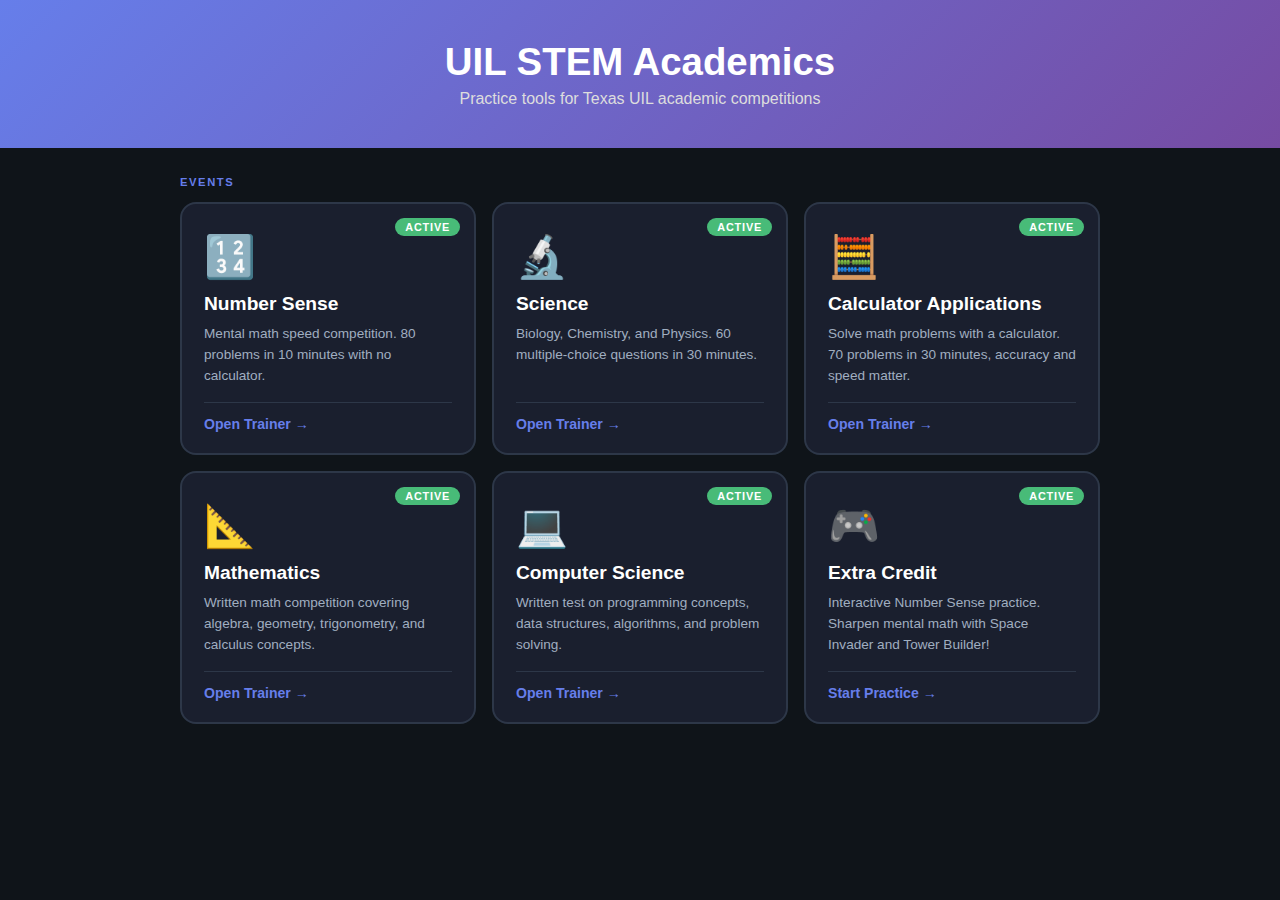
<file: index.html>
<!DOCTYPE html>
<html lang="en">
<head>
<meta charset="UTF-8">
<meta name="viewport" content="width=device-width, initial-scale=1.0">
<title>UIL STEM Academics</title>
<link rel="stylesheet" href="styles.css">
</head>
<body>
<div class="header">
  <h1>UIL STEM Academics</h1>
  <p>Practice tools for Texas UIL academic competitions</p>
</div>
<main class="main-body">
  <div class="section-tag">Events</div>
  <div class="event-grid">

    <a href="https://mrodriguez-creator.github.io/uil-number-sense-trainer/" class="event-card active">
      <div class="ec-badge live">Active</div>
      <div class="ec-icon">🔢</div>
      <h2 class="ec-name">Number Sense</h2>
      <p class="ec-desc">Mental math speed competition. 80 problems in 10 minutes with no calculator.</p>
      <div class="ec-footer">
        <span class="ec-link">Open Trainer &rarr;</span>
      </div>
    </a>

    <a href="./science/index.html" class="event-card active">
      <div class="ec-badge live">Active</div>
      <div class="ec-icon">🔬</div>
      <h2 class="ec-name">Science</h2>
      <p class="ec-desc">Biology, Chemistry, and Physics. 60 multiple-choice questions in 30 minutes.</p>
      <div class="ec-footer">
        <span class="ec-link">Open Trainer &rarr;</span>
      </div>
    </a>

    <a href="./calculator/index.html" class="event-card active">
      <div class="ec-badge live">Active</div>
      <div class="ec-icon">🧮</div>
      <h2 class="ec-name">Calculator Applications</h2>
      <p class="ec-desc">Solve math problems with a calculator. 70 problems in 30 minutes, accuracy and speed matter.</p>
      <div class="ec-footer">
        <span class="ec-link">Open Trainer &rarr;</span>
      </div>
    </a>

    <a href="./math/index.html" class="event-card active">
      <div class="ec-badge live">Active</div>
      <div class="ec-icon">📐</div>
      <h2 class="ec-name">Mathematics</h2>
      <p class="ec-desc">Written math competition covering algebra, geometry, trigonometry, and calculus concepts.</p>
      <div class="ec-footer">
        <span class="ec-link">Open Trainer &rarr;</span>
      </div>
    </a>

    <a href="./cs/index.html" class="event-card active">
      <div class="ec-badge live">Active</div>
      <div class="ec-icon">💻</div>
      <h2 class="ec-name">Computer Science</h2>
      <p class="ec-desc">Written test on programming concepts, data structures, algorithms, and problem solving.</p>
      <div class="ec-footer">
        <span class="ec-link">Open Trainer &rarr;</span>
      </div>
    </a>

    <a href="./extra-credit/index.html" class="event-card active">
      <div class="ec-badge live">Active</div>
      <div class="ec-icon">🎮</div>
      <h2 class="ec-name">Extra Credit</h2>
      <p class="ec-desc">Interactive Number Sense practice. Sharpen mental math with Space Invader and Tower Builder!</p>
      <div class="ec-footer">
        <span class="ec-link">Start Practice &rarr;</span>
      </div>
    </a>

  </div>
</main>
</body>
</html>
</file>
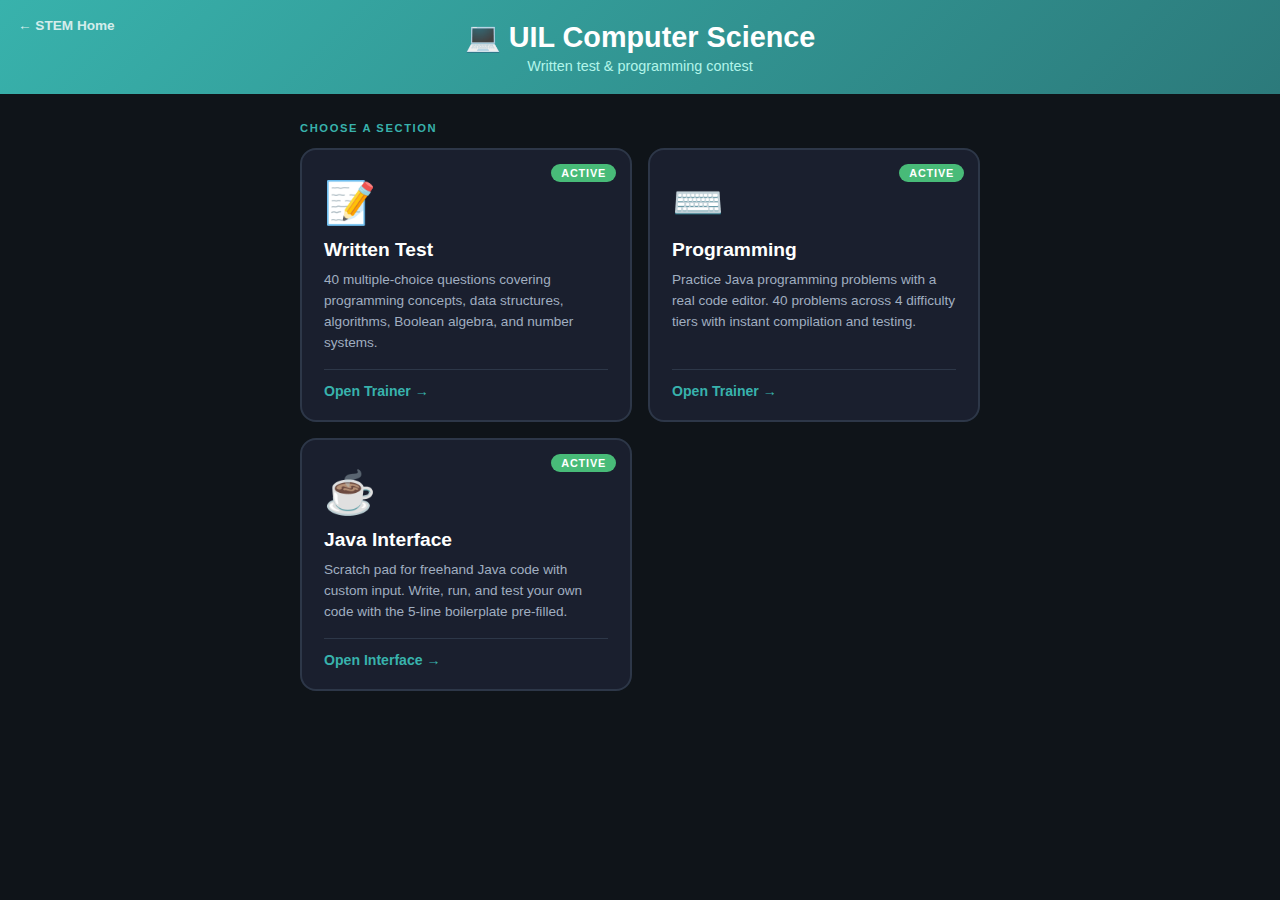
<file: cs/index.html>
<!DOCTYPE html>
<html lang="en">
<head>
<meta charset="UTF-8">
<meta name="viewport" content="width=device-width, initial-scale=1.0">
<title>UIL Computer Science</title>
<link rel="stylesheet" href="styles.css">
</head>
<body>
<div class="header">
  <a href="../index.html" class="back-home">&larr; STEM Home</a>
  <h1>💻 UIL Computer Science</h1>
  <p>Written test &amp; programming contest</p>
</div>
<main class="cs-body">
  <div class="section-tag">Choose a Section</div>
  <div class="section-grid">

    <a href="./written/index.html" class="section-card active">
      <div class="sc-badge live">Active</div>
      <div class="sc-icon">📝</div>
      <h2 class="sc-name">Written Test</h2>
      <p class="sc-desc">40 multiple-choice questions covering programming concepts, data structures, algorithms, Boolean algebra, and number systems.</p>
      <div class="sc-footer">
        <span class="sc-link">Open Trainer &rarr;</span>
      </div>
    </a>

    <a href="./programming/index.html" class="section-card active">
      <div class="sc-badge live">Active</div>
      <div class="sc-icon">⌨️</div>
      <h2 class="sc-name">Programming</h2>
      <p class="sc-desc">Practice Java programming problems with a real code editor. 40 problems across 4 difficulty tiers with instant compilation and testing.</p>
      <div class="sc-footer">
        <span class="sc-link">Open Trainer &rarr;</span>
      </div>
    </a>

    <a href="./java-interface/index.html" class="section-card active">
      <div class="sc-badge live">Active</div>
      <div class="sc-icon">&#9749;</div>
      <h2 class="sc-name">Java Interface</h2>
      <p class="sc-desc">Scratch pad for freehand Java code with custom input. Write, run, and test your own code with the 5-line boilerplate pre-filled.</p>
      <div class="sc-footer">
        <span class="sc-link">Open Interface &rarr;</span>
      </div>
    </a>

  </div>
</main>
</body>
</html>
</file>
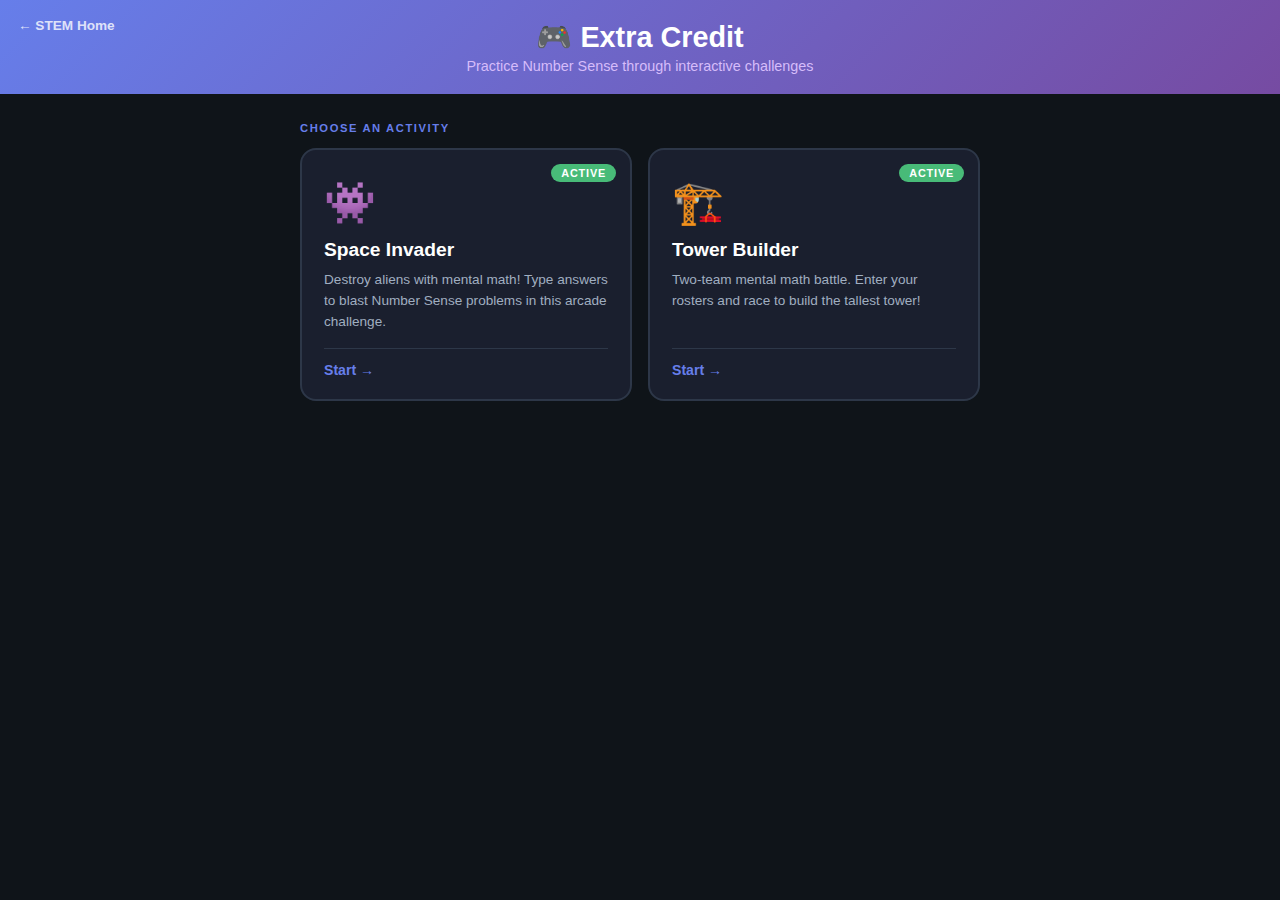
<file: extra-credit/index.html>
<!DOCTYPE html>
<html lang="en">
<head>
<meta charset="UTF-8">
<meta name="viewport" content="width=device-width, initial-scale=1.0">
<title>Extra Credit · UIL STEM</title>
<link rel="stylesheet" href="styles.css">
</head>
<body>
<div class="header">
  <a href="../index.html" class="back-home">&larr; STEM Home</a>
  <h1>🎮 Extra Credit</h1>
  <p>Practice Number Sense through interactive challenges</p>
</div>
<main class="ec-body">
  <div class="section-tag">Choose an Activity</div>
  <div class="section-grid">

    <a href="../space-invader/index.html" class="section-card active">
      <div class="sc-badge live">Active</div>
      <div class="sc-icon">👾</div>
      <h2 class="sc-name">Space Invader</h2>
      <p class="sc-desc">Destroy aliens with mental math! Type answers to blast Number Sense problems in this arcade challenge.</p>
      <div class="sc-footer">
        <span class="sc-link">Start &rarr;</span>
      </div>
    </a>

    <a href="../number-sense/index.html" class="section-card active">
      <div class="sc-badge live">Active</div>
      <div class="sc-icon">🏗️</div>
      <h2 class="sc-name">Tower Builder</h2>
      <p class="sc-desc">Two-team mental math battle. Enter your rosters and race to build the tallest tower!</p>
      <div class="sc-footer">
        <span class="sc-link">Start &rarr;</span>
      </div>
    </a>

  </div>
</main>
</body>
</html>
</file>
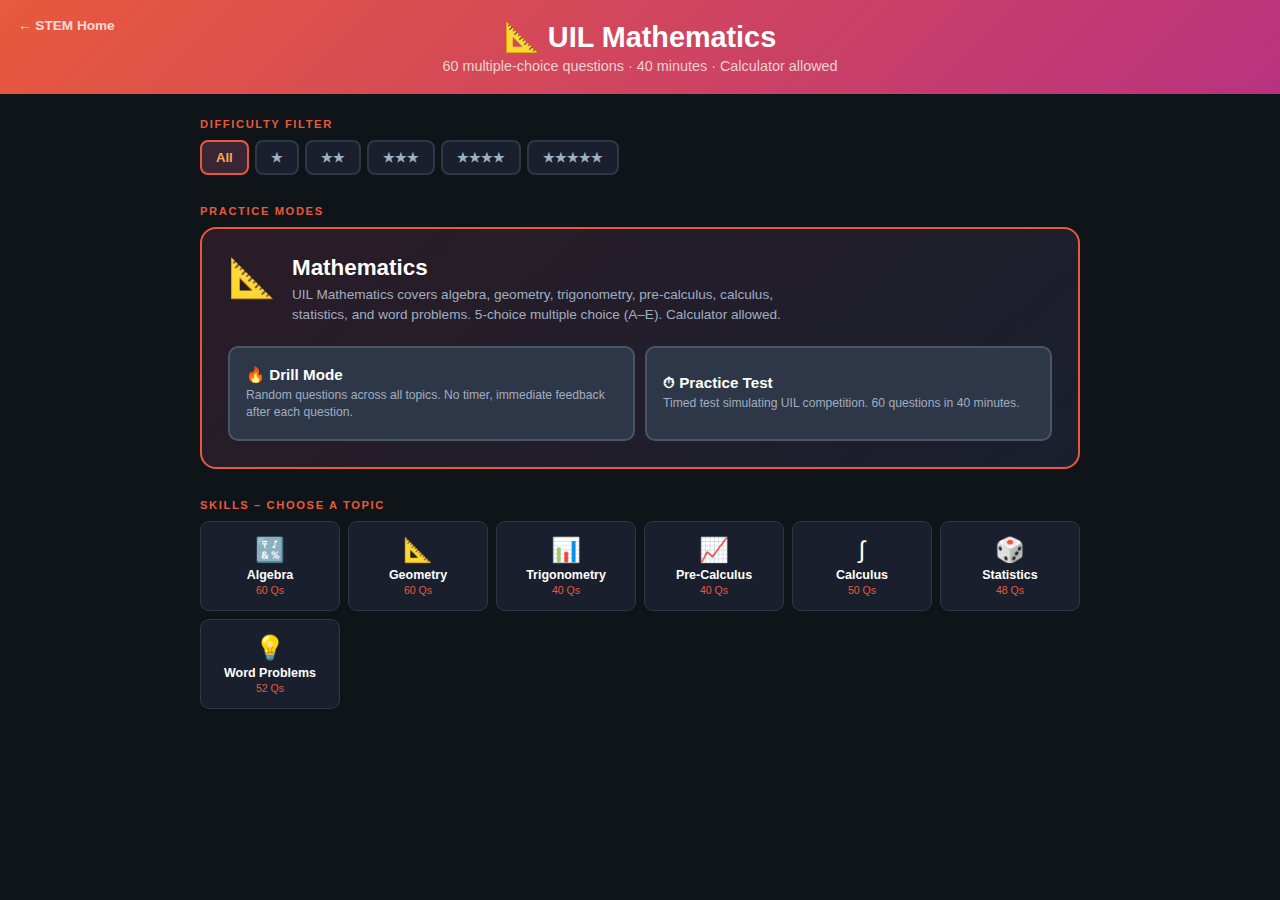
<file: math/index.html>
<!DOCTYPE html>
<html lang="en">
<head>
<meta charset="UTF-8">
<meta name="viewport" content="width=device-width, initial-scale=1.0">
<title>UIL Mathematics Trainer</title>
<link rel="stylesheet" href="styles.css">
</head>
<body>
<div id="app"></div>
<!-- Problem bank (split by topic) -->
<script src="problems/algebra.js"></script>
<script src="problems/geometry.js"></script>
<script src="problems/trigonometry.js"></script>
<script src="problems/precalculus.js"></script>
<script src="problems/calculus.js"></script>
<script src="problems/statistics.js"></script>
<script src="problems/word-problems.js"></script>
<!-- Loader (merges all into MATH_QUESTIONS) + App -->
<script src="problems.js"></script>
<script src="app.js"></script>
</body>
</html>
</file>
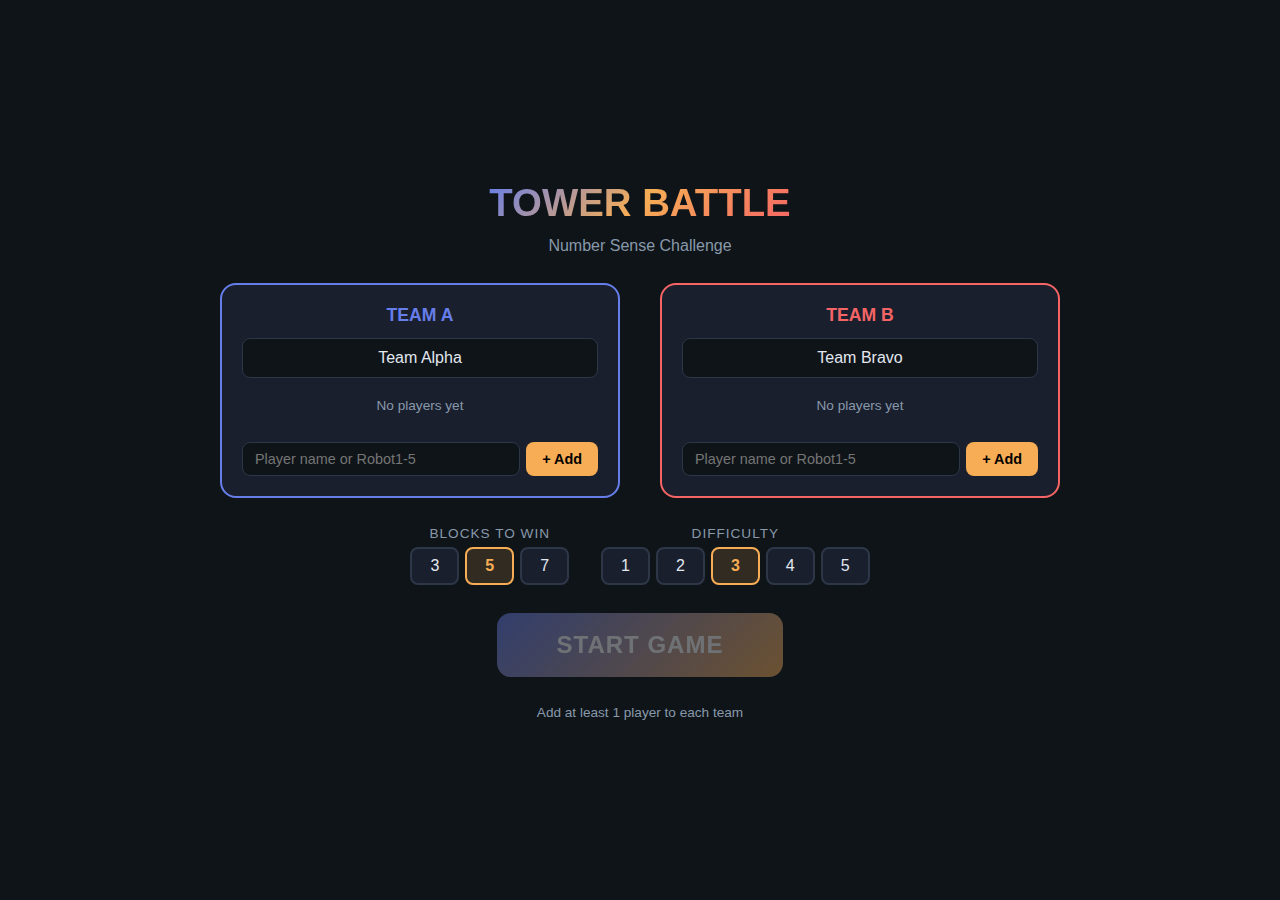
<file: number-sense/index.html>
<!DOCTYPE html>
<html lang="en">
<head>
<meta charset="UTF-8">
<meta name="viewport" content="width=device-width, initial-scale=1.0, user-scalable=no">
<title>Tower Builder · Number Sense Battle</title>
<link rel="stylesheet" href="styles.css">
</head>
<body>
<div id="app"></div>
<script src="generators.js"></script>
<script src="problems.js"></script>
<script src="app.js"></script>
</body>
</html>
</file>
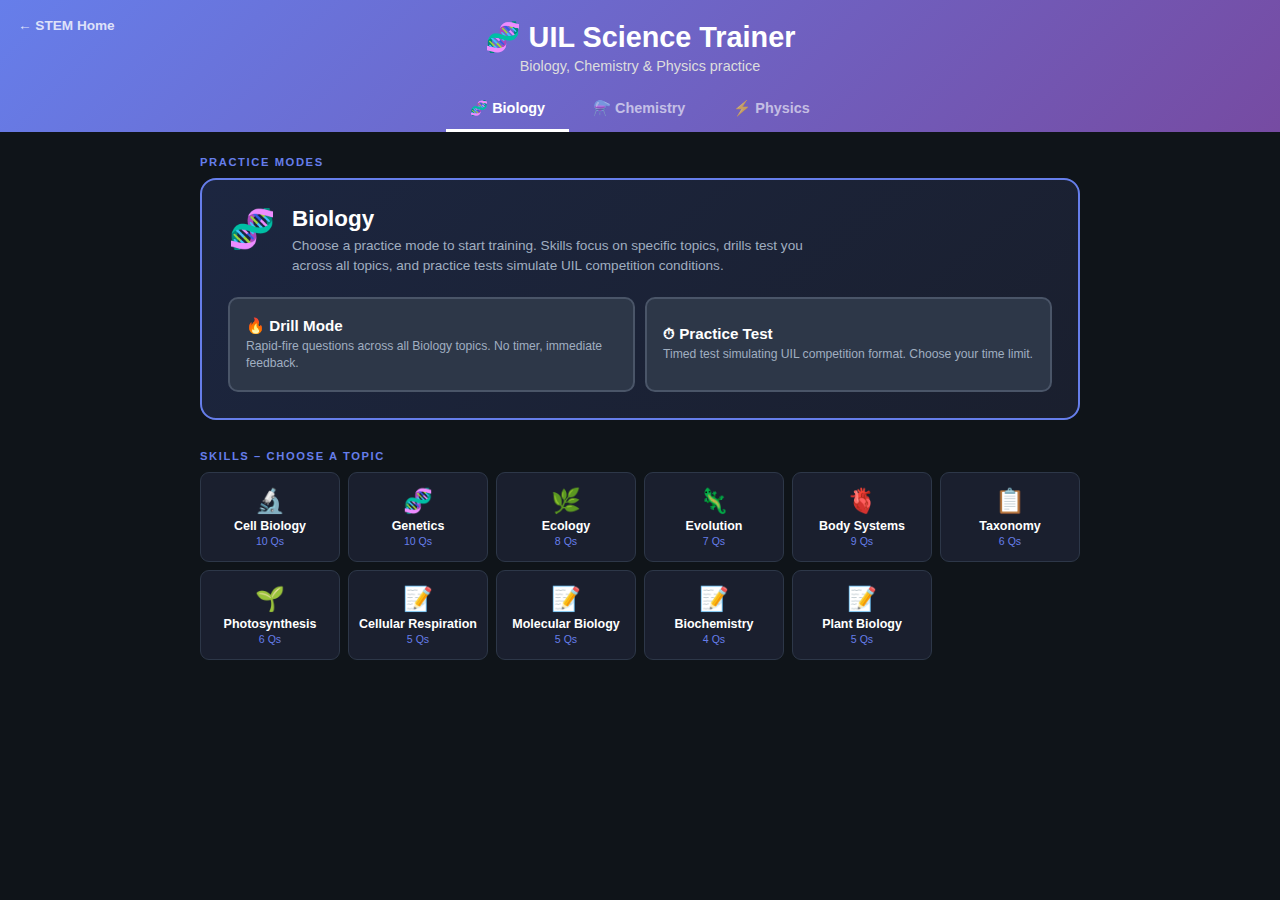
<file: science/index.html>
<!DOCTYPE html>
<html lang="en">
<head>
<meta charset="UTF-8">
<meta name="viewport" content="width=device-width, initial-scale=1.0">
<title>UIL Science Trainer</title>
<link rel="stylesheet" href="styles.css">
</head>
<body>
<div id="app"></div>
<script src="questions.js"></script>
<script src="app.js"></script>
</body>
</html>
</file>
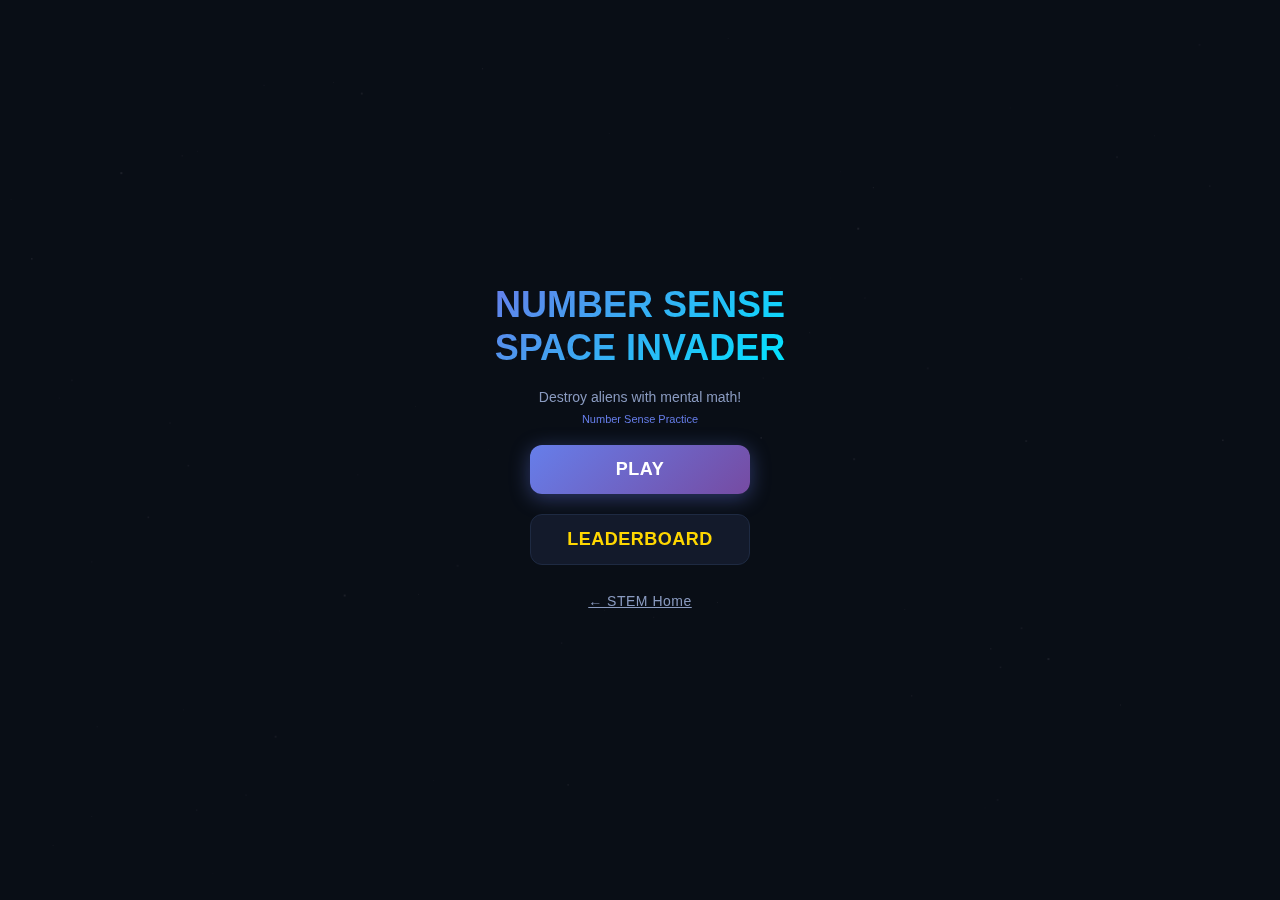
<file: space-invader/index.html>
<!DOCTYPE html>
<html lang="en">
<head>
<meta charset="UTF-8">
<meta name="viewport" content="width=device-width, initial-scale=1.0, maximum-scale=1.0, user-scalable=no">
<title>Number Sense Space Invader</title>
<link rel="stylesheet" href="styles.css">
</head>
<body>
<canvas id="game-canvas"></canvas>
<div id="ui-overlay"></div>

<script src="../number-sense/generators.js"></script>
<script src="generators-advanced.js"></script>
<script src="problems.js"></script>
<script src="audio.js"></script>
<script src="leaderboard.js"></script>
<script src="app.js"></script>
</body>
</html>
</file>
<file: styles.css>
* { box-sizing: border-box; margin: 0; padding: 0; }
body { font-family: -apple-system, BlinkMacSystemFont, "Segoe UI", Roboto, sans-serif; background: #0f1419; color: #fff; min-height: 100vh; }

/* Header */
.header { background: linear-gradient(135deg, #667eea 0%, #764ba2 100%); padding: 40px 20px; text-align: center; }
.header h1 { font-size: 2.4rem; margin-bottom: 6px; }
.header p { color: #ddd; font-size: 1rem; }

/* Main */
.main-body { max-width: 960px; margin: 0 auto; padding: 28px 20px 60px; }
.section-tag { font-size: 0.7rem; text-transform: uppercase; letter-spacing: 1.6px; color: #667eea; font-weight: 700; margin-bottom: 14px; }

/* Event Grid */
.event-grid { display: grid; grid-template-columns: repeat(auto-fill, minmax(260px, 1fr)); gap: 16px; }

.event-card {
  position: relative;
  background: #1a1f2e;
  border: 2px solid #2d3748;
  border-radius: 16px;
  padding: 28px 22px 20px;
  text-decoration: none;
  color: #fff;
  transition: border-color .2s, transform .2s, box-shadow .2s;
  display: flex;
  flex-direction: column;
}
.event-card.active:hover {
  border-color: #667eea;
  transform: translateY(-4px);
  box-shadow: 0 8px 24px rgba(102, 126, 234, 0.2);
  cursor: pointer;
}
.event-card.coming-soon {
  opacity: 0.55;
  cursor: default;
}

/* Badge */
.ec-badge {
  position: absolute;
  top: 14px;
  right: 14px;
  font-size: 0.68rem;
  font-weight: 700;
  text-transform: uppercase;
  letter-spacing: 0.8px;
  padding: 3px 10px;
  border-radius: 20px;
}
.ec-badge.live { background: #48bb78; color: #fff; }
.ec-badge.soon { background: #4a5568; color: #a0aec0; }

/* Card Content */
.ec-icon { font-size: 2.6rem; margin-bottom: 12px; }
.ec-name { font-size: 1.2rem; font-weight: 700; margin-bottom: 8px; }
.ec-desc { color: #a0aec0; font-size: 0.85rem; line-height: 1.55; flex: 1; }

/* Card Footer */
.ec-footer { margin-top: 16px; padding-top: 12px; border-top: 1px solid #2d3748; }
.ec-link { color: #667eea; font-weight: 600; font-size: 0.88rem; }
.event-card.active:hover .ec-link { text-decoration: underline; }
.ec-status { color: #718096; font-size: 0.82rem; }
</file>
<file: cs/styles.css>
* { box-sizing: border-box; margin: 0; padding: 0; }
body { font-family: -apple-system, BlinkMacSystemFont, "Segoe UI", Roboto, sans-serif; background: #0f1419; color: #fff; min-height: 100vh; }

/* Header */
.header { background: linear-gradient(135deg, #38b2ac 0%, #2c7a7b 100%); padding: 20px 20px 12px; text-align: center; position: relative; }
.header h1 { font-size: 1.8rem; margin-bottom: 4px; }
.header p { color: #b2f5ea; font-size: 0.9rem; margin-bottom: 8px; }
.back-home { position: absolute; top: 18px; left: 18px; color: rgba(255,255,255,0.8); text-decoration: none; font-size: 0.85rem; font-weight: 600; }
.back-home:hover { color: #fff; }

/* Body */
.cs-body { max-width: 720px; margin: 0 auto; padding: 28px 20px 60px; }
.section-tag { font-size: 0.7rem; text-transform: uppercase; letter-spacing: 1.6px; color: #38b2ac; font-weight: 700; margin-bottom: 14px; }

/* Section Grid */
.section-grid { display: grid; grid-template-columns: repeat(auto-fill, minmax(280px, 1fr)); gap: 16px; }

.section-card {
  position: relative;
  background: #1a1f2e;
  border: 2px solid #2d3748;
  border-radius: 16px;
  padding: 28px 22px 20px;
  text-decoration: none;
  color: #fff;
  transition: border-color .2s, transform .2s, box-shadow .2s;
  display: flex;
  flex-direction: column;
}
.section-card.active:hover {
  border-color: #38b2ac;
  transform: translateY(-4px);
  box-shadow: 0 8px 24px rgba(56, 178, 172, 0.2);
  cursor: pointer;
}
.section-card.coming-soon {
  opacity: 0.55;
  cursor: default;
}

/* Badge */
.sc-badge {
  position: absolute;
  top: 14px;
  right: 14px;
  font-size: 0.68rem;
  font-weight: 700;
  text-transform: uppercase;
  letter-spacing: 0.8px;
  padding: 3px 10px;
  border-radius: 20px;
}
.sc-badge.live { background: #48bb78; color: #fff; }
.sc-badge.soon { background: #4a5568; color: #a0aec0; }

/* Card Content */
.sc-icon { font-size: 2.6rem; margin-bottom: 12px; }
.sc-name { font-size: 1.2rem; font-weight: 700; margin-bottom: 8px; }
.sc-desc { color: #a0aec0; font-size: 0.85rem; line-height: 1.55; flex: 1; }

/* Card Footer */
.sc-footer { margin-top: 16px; padding-top: 12px; border-top: 1px solid #2d3748; }
.sc-link { color: #38b2ac; font-weight: 600; font-size: 0.88rem; }
.section-card.active:hover .sc-link { text-decoration: underline; }
.sc-status { color: #718096; font-size: 0.82rem; }

/* Responsive */
@media(max-width: 600px) {
  .header h1 { font-size: 1.4rem; }
  .section-grid { grid-template-columns: 1fr; }
}
</file>
<file: extra-credit/styles.css>
* { box-sizing: border-box; margin: 0; padding: 0; }
body { font-family: -apple-system, BlinkMacSystemFont, "Segoe UI", Roboto, sans-serif; background: #0f1419; color: #fff; min-height: 100vh; }

/* Header */
.header { background: linear-gradient(135deg, #667eea 0%, #764ba2 100%); padding: 20px 20px 12px; text-align: center; position: relative; }
.header h1 { font-size: 1.8rem; margin-bottom: 4px; }
.header p { color: #d6bcfa; font-size: 0.9rem; margin-bottom: 8px; }
.back-home { position: absolute; top: 18px; left: 18px; color: rgba(255,255,255,0.8); text-decoration: none; font-size: 0.85rem; font-weight: 600; }
.back-home:hover { color: #fff; }

/* Body */
.ec-body { max-width: 720px; margin: 0 auto; padding: 28px 20px 60px; }
.section-tag { font-size: 0.7rem; text-transform: uppercase; letter-spacing: 1.6px; color: #667eea; font-weight: 700; margin-bottom: 14px; }

/* Section Grid */
.section-grid { display: grid; grid-template-columns: repeat(auto-fill, minmax(280px, 1fr)); gap: 16px; }

.section-card {
  position: relative;
  background: #1a1f2e;
  border: 2px solid #2d3748;
  border-radius: 16px;
  padding: 28px 22px 20px;
  text-decoration: none;
  color: #fff;
  transition: border-color .2s, transform .2s, box-shadow .2s;
  display: flex;
  flex-direction: column;
}
.section-card.active:hover {
  border-color: #667eea;
  transform: translateY(-4px);
  box-shadow: 0 8px 24px rgba(102, 126, 234, 0.2);
  cursor: pointer;
}

/* Badge */
.sc-badge {
  position: absolute;
  top: 14px;
  right: 14px;
  font-size: 0.68rem;
  font-weight: 700;
  text-transform: uppercase;
  letter-spacing: 0.8px;
  padding: 3px 10px;
  border-radius: 20px;
}
.sc-badge.live { background: #48bb78; color: #fff; }

/* Card Content */
.sc-icon { font-size: 2.6rem; margin-bottom: 12px; }
.sc-name { font-size: 1.2rem; font-weight: 700; margin-bottom: 8px; }
.sc-desc { color: #a0aec0; font-size: 0.85rem; line-height: 1.55; flex: 1; }

/* Card Footer */
.sc-footer { margin-top: 16px; padding-top: 12px; border-top: 1px solid #2d3748; }
.sc-link { color: #667eea; font-weight: 600; font-size: 0.88rem; }
.section-card.active:hover .sc-link { text-decoration: underline; }

/* Responsive */
@media(max-width: 600px) {
  .header h1 { font-size: 1.4rem; }
  .section-grid { grid-template-columns: 1fr; }
}
</file>
<file: math/styles.css>
* { box-sizing: border-box; margin: 0; padding: 0; }
body { font-family: -apple-system, BlinkMacSystemFont, "Segoe UI", Roboto, sans-serif; background: #0f1419; color: #fff; min-height: 100vh; }

/* ── HEADER ── */
.header { background: linear-gradient(135deg, #e8593c 0%, #b83280 100%); padding: 20px 20px 12px; text-align: center; position: relative; }
.header h1 { font-size: 1.8rem; margin-bottom: 4px; }
.header p { color: #f0d0d0; font-size: 0.9rem; margin-bottom: 8px; }
.back-home { position: absolute; top: 18px; left: 18px; color: rgba(255,255,255,0.8); text-decoration: none; font-size: 0.85rem; font-weight: 600; }
.back-home:hover { color: #fff; }

/* ── MENU LAYOUT ── */
.menu-body { max-width: 920px; margin: 0 auto; padding: 24px 20px 40px; }
.section-tag { font-size: 0.7rem; text-transform: uppercase; letter-spacing: 1.6px; color: #e8593c; font-weight: 700; margin-bottom: 10px; margin-top: 30px; }
.section-tag:first-child { margin-top: 0; }

/* Focus card */
.focus-card { background: linear-gradient(140deg, #2a1c26 0%, #1a1f2e 100%); border: 2px solid #e8593c; border-radius: 16px; padding: 26px; margin-bottom: 16px; }
.fc-head { display: flex; gap: 16px; align-items: flex-start; flex-wrap: wrap; margin-bottom: 20px; }
.fc-icon { font-size: 2.4rem; flex-shrink: 0; }
.fc-head h2 { font-size: 1.4rem; margin-bottom: 4px; }
.fc-head p { color: #a0aec0; font-size: 0.85rem; line-height: 1.5; max-width: 540px; }
.mode-row { display: grid; grid-template-columns: repeat(auto-fit, minmax(200px, 1fr)); gap: 10px; }
.mode-btn { background: #2d3748; border: 2px solid #4a5568; border-radius: 10px; padding: 18px 16px; cursor: pointer; color: #fff; text-align: left; transition: border-color .15s, background .15s; }
.mode-btn:hover { border-color: #e8593c; background: #363e52; }
.mode-btn .mb-title { font-weight: 700; font-size: 0.95rem; margin-bottom: 3px; }
.mode-btn .mb-desc { color: #a0aec0; font-size: 0.76rem; line-height: 1.4; }

/* Topic grid */
.topic-grid { display: grid; grid-template-columns: repeat(auto-fill, minmax(130px, 1fr)); gap: 8px; }
.topic-btn { background: #1a1f2e; border: 1px solid #2d3748; border-radius: 9px; padding: 14px 8px; cursor: pointer; color: #fff; text-align: center; transition: border-color .15s, background .15s; }
.topic-btn:hover { border-color: #e8593c; background: #222838; }
.topic-btn .tb-icon { font-size: 1.5rem; margin-bottom: 4px; }
.topic-btn .tb-name { font-weight: 600; font-size: 0.78rem; }
.topic-btn .tb-sub { color: #e8593c; font-size: 0.66rem; margin-top: 2px; }

/* ── TEST SCREEN ── */
.test-header { background: #1a1f2e; padding: 14px 20px; border-bottom: 2px solid #2d3748; }
.test-top { display: flex; justify-content: space-between; align-items: center; flex-wrap: wrap; gap: 6px; font-size: 0.92rem; margin-bottom: 8px; }
.test-top .t-label { color: #e8593c; font-weight: 700; }
.test-top .t-timer { font-weight: 700; }
.test-top .t-timer.ok { color: #48bb78; }
.test-top .t-timer.warn { color: #ed8936; }
.test-top .t-timer.urgent { color: #f56565; }
.test-top .t-timer.none { color: #718096; }
.test-top .t-score { color: #a0aec0; }
.prog-bar { width: 100%; height: 5px; background: #2d3748; border-radius: 3px; overflow: hidden; }
.prog-fill { height: 100%; background: #e8593c; transition: width .25s; }

.test-body { max-width: 720px; margin: 32px auto; padding: 0 20px; }

/* Question box */
.question-box { background: #1a1f2e; border: 3px solid #e8593c; border-radius: 14px; padding: 32px 20px; text-align: center; margin-bottom: 20px; }
.question-text { font-size: 1.15rem; font-weight: 600; line-height: 1.6; text-align: left; }
.question-text .math-expr { font-family: 'Cambria Math', 'Times New Roman', serif; }
.question-meta { display: flex; justify-content: space-between; align-items: center; margin-top: 10px; }
.question-tag { font-size: 0.68rem; color: #4a5568; text-transform: uppercase; letter-spacing: 0.8px; }
.difficulty-stars { font-size: 0.9rem; color: #f6ad55; letter-spacing: 1px; }
.difficulty-stars .star-empty { color: #4a5568; }

/* Difficulty filter */
.diff-filter { display: flex; gap: 6px; flex-wrap: wrap; margin-bottom: 10px; }
.diff-btn { background: #1a1f2e; border: 2px solid #2d3748; border-radius: 8px; padding: 8px 14px; cursor: pointer; color: #a0aec0; font-size: 0.82rem; font-weight: 600; transition: border-color .15s, background .15s, color .15s; }
.diff-btn:hover { border-color: #e8593c; color: #fff; background: #222838; }
.diff-btn.active { border-color: #e8593c; background: #3a2535; color: #f6ad55; }

/* Answer choices – 5 choices (A-E) */
.choices { display: flex; flex-direction: column; gap: 8px; margin-bottom: 16px; }
.choice-btn {
  display: flex; align-items: center; gap: 12px; width: 100%;
  background: #1a1f2e; border: 2px solid #2d3748; border-radius: 10px;
  padding: 13px 16px; cursor: pointer; color: #fff; font-size: 0.95rem;
  text-align: left; transition: border-color .15s, background .15s;
}
.choice-btn:hover { border-color: #e8593c; background: #222838; }
.choice-btn.selected { border-color: #e8593c; background: #3a2535; }
.choice-btn.correct { border-color: #48bb78; background: #2f5349; }
.choice-btn.wrong { border-color: #f56565; background: #5a2d2d; }
.choice-btn.reveal-correct { border-color: #48bb78; background: #2f5349; }
.choice-letter {
  flex-shrink: 0; width: 28px; height: 28px; border-radius: 50%;
  background: #2d3748; display: flex; align-items: center; justify-content: center;
  font-weight: 700; font-size: 0.85rem; color: #e8593c;
}
.choice-btn.selected .choice-letter { background: #e8593c; color: #fff; }
.choice-btn.correct .choice-letter { background: #48bb78; color: #fff; }
.choice-btn.wrong .choice-letter { background: #f56565; color: #fff; }
.choice-btn.reveal-correct .choice-letter { background: #48bb78; color: #fff; }
.choice-text { flex: 1; line-height: 1.4; }

/* Hint section */
.hint-section { margin-bottom: 12px; }
.hint-toggle {
  display: flex; align-items: center; gap: 8px;
  background: none; border: 2px solid #4a5568; border-radius: 8px;
  padding: 10px 16px; cursor: pointer; color: #a0aec0;
  font-size: 0.85rem; font-weight: 600; transition: border-color .15s, color .15s;
}
.hint-toggle:hover { border-color: #e8593c; color: #e8593c; }
.hint-icon { font-size: 0.7rem; }
.hint-content {
  background: #1a1c2e; border: 2px solid #4a5568; border-left: 4px solid #ed8936;
  border-radius: 10px; padding: 14px 16px; margin-top: 8px;
}
.hint-label {
  color: #ed8936; font-weight: 700; font-size: 0.78rem;
  text-transform: uppercase; letter-spacing: 0.5px; margin-bottom: 6px;
}
.hint-text { color: #cbd5e0; font-size: 0.88rem; line-height: 1.6; }

/* Feedback bar */
.feedback-bar { min-height: 28px; display: flex; align-items: center; justify-content: center; font-size: 0.88rem; font-weight: 600; margin-bottom: 8px; border-radius: 6px; padding: 6px 12px; text-align: center; line-height: 1.4; }
.feedback-bar.correct { background: #2f5349; color: #68d391; }
.feedback-bar.wrong { background: #5a2d2d; color: #fc8181; }

/* Explanation box */
.explanation-box { background: #151b28; border: 2px solid #2d3748; border-left: 4px solid #e8593c; border-radius: 10px; padding: 16px; margin-bottom: 16px; }
.explanation-label { color: #e8593c; font-weight: 700; font-size: 0.82rem; text-transform: uppercase; letter-spacing: 0.5px; margin-bottom: 6px; }
.explanation-text { color: #a0aec0; font-size: 0.88rem; line-height: 1.6; }

/* Buttons */
.btn-row { display: flex; gap: 10px; margin-bottom: 10px; }
.btn-row .btn { flex: 1; margin-bottom: 0; }
.btn { display: block; width: 100%; padding: 14px; font-size: 1rem; font-weight: 600; border: none; border-radius: 8px; cursor: pointer; color: #fff; transition: filter .15s; }
.btn:hover { filter: brightness(1.15); }
.btn-primary { background: #e8593c; }
.btn-green { background: #38a169; }
.btn-subtle { background: #2d3748; color: #718096; border: 1px solid #4a5568; font-size: 0.82rem; padding: 10px; }

/* ── RESULTS ── */
.results-wrap { max-width: 800px; margin: 32px auto; padding: 0 20px; }
.results-wrap h1 { text-align: center; font-size: 2rem; color: #e8593c; margin-bottom: 22px; }
.stats-grid { display: grid; grid-template-columns: repeat(auto-fit, minmax(130px, 1fr)); gap: 12px; margin-bottom: 28px; }
.stat-card { background: #1a1f2e; border: 2px solid #2d3748; border-radius: 12px; padding: 18px 10px; text-align: center; }
.stat-val { font-size: 2rem; font-weight: 700; color: #e8593c; }
.stat-label { color: #a0aec0; font-size: 0.82rem; margin-top: 2px; }
.review-title { font-size: 1.1rem; margin-bottom: 8px; color: #e2e8f0; }
.review-box { background: #1a1f2e; border-radius: 10px; padding: 10px; max-height: 420px; overflow-y: auto; }
.rev-item { display: flex; justify-content: space-between; align-items: center; flex-wrap: wrap; gap: 4px; padding: 8px 10px; border-radius: 6px; font-size: 0.82rem; margin-bottom: 4px; }
.rev-item.correct { background: #2f5349; }
.rev-item.wrong { background: #5a2d2d; }
.rev-item .ri-num { font-weight: 700; min-width: 28px; color: #e8593c; flex-shrink: 0; }
.rev-item .ri-q { flex: 1; min-width: 120px; white-space: nowrap; overflow: hidden; text-overflow: ellipsis; }
.rev-item .ri-a { font-weight: 600; min-width: 80px; text-align: right; }
.rev-item.correct .ri-a { color: #68d391; }
.rev-item.wrong .ri-a { color: #fc8181; }
.res-btns { margin-top: 20px; display: flex; gap: 10px; flex-wrap: wrap; }
.res-btns .btn { flex: 1; min-width: 140px; }

/* ── STATS SCREEN ── */
.stats-screen { min-height: 100vh; background: #0f1419; }
.stats-screen .header { background: #1a1f2e; padding: 20px; border-bottom: 2px solid #e8593c; position: relative; }
.stats-screen .header h1 { color: #e2e8f0; margin: 0; }
.stats-back { position: absolute; top: 20px; right: 20px; background: #2d3748; color: #a0aec0; border: none; padding: 10px 20px; border-radius: 8px; cursor: pointer; font-size: 0.9rem; }
.stats-back:hover { background: #4a5568; color: #e2e8f0; }
.stats-body { padding: 20px; max-width: 1000px; margin: 0 auto; }
.stats-preview { display: flex; gap: 15px; margin: 12px 0; flex-wrap: wrap; justify-content: center; }
.sp-item { background: #2d3748; padding: 8px 16px; border-radius: 8px; font-size: 0.85rem; color: #a0aec0; }
.stats-btn { background: #e8593c; color: #fff; border: none; padding: 10px 20px; border-radius: 10px; font-weight: 600; font-size: 0.9rem; cursor: pointer; margin-top: 10px; transition: all 0.2s; }
.stats-btn:hover { background: #d04a2f; transform: translateY(-2px); }

/* Topic stats breakdown */
.subject-breakdown { display: grid; grid-template-columns: repeat(auto-fit, minmax(280px, 1fr)); gap: 16px; margin-bottom: 20px; }
.subject-stat-card { background: #1a1f2e; border: 2px solid #2d3748; border-radius: 12px; padding: 20px; }
.subject-stat-card h3 { color: #e8593c; font-size: 1rem; margin-bottom: 12px; }
.topic-stat { display: flex; justify-content: space-between; align-items: center; padding: 8px 0; border-bottom: 1px solid #2d3748; font-size: 0.85rem; }
.topic-stat:last-child { border-bottom: none; }
.ts-name { color: #e2e8f0; }
.ts-score { color: #a0aec0; }
.ts-bar-wrap { flex: 1; margin: 0 12px; height: 6px; background: #2d3748; border-radius: 3px; overflow: hidden; }
.ts-bar { height: 100%; border-radius: 3px; transition: width .3s; }

/* History */
.history-section { background: #1a1f2e; border: 2px solid #2d3748; border-radius: 12px; padding: 20px; margin-top: 20px; }
.history-section h3 { color: #e2e8f0; font-size: 1rem; margin-bottom: 12px; }
.history-item { display: flex; justify-content: space-between; align-items: center; padding: 10px 0; border-bottom: 1px solid #2d3748; font-size: 0.85rem; }
.history-item:last-child { border-bottom: none; }
.hi-mode { color: #e8593c; font-weight: 600; }
.hi-score { color: #a0aec0; }
.hi-date { color: #718096; font-size: 0.78rem; }

/* Empty state */
.empty-state { text-align: center; padding: 60px 20px; }
.empty-state .es-icon { font-size: 4rem; margin-bottom: 16px; }
.empty-state h2 { color: #e2e8f0; margin-bottom: 8px; }
.empty-state p { color: #a0aec0; margin-bottom: 24px; }

/* ── TIME PICKER MODAL ── */
.modal-overlay { position: fixed; inset: 0; background: rgba(0,0,0,.6); display: flex; align-items: center; justify-content: center; z-index: 100; padding: 20px; }
.modal-box { background: #1a1f2e; border: 2px solid #2d3748; border-radius: 16px; padding: 30px; max-width: 420px; width: 100%; }
.modal-box h2 { font-size: 1.3rem; margin-bottom: 6px; }
.modal-box .modal-sub { color: #a0aec0; font-size: 0.82rem; margin-bottom: 20px; }
.time-btn { display: block; width: 100%; background: #2d3748; border: 2px solid #4a5568; color: #fff; border-radius: 10px; padding: 15px 18px; margin-bottom: 8px; cursor: pointer; text-align: left; font-size: 0.92rem; transition: border-color .15s, background .15s; }
.time-btn:hover { border-color: #e8593c; background: #363e52; }
.time-btn .tb-row { display: flex; justify-content: space-between; align-items: center; }
.time-btn .tb-time { font-weight: 700; color: #e8593c; font-size: 1.05rem; }
.time-btn .tb-note { color: #a0aec0; font-size: 0.72rem; }
.modal-close { display: block; width: 100%; background: none; border: none; color: #718096; cursor: pointer; font-size: 0.8rem; margin-top: 8px; padding: 6px; }
.modal-close:hover { color: #fff; }

/* ── RESPONSIVE ── */
@media(max-width: 600px) {
  .header h1 { font-size: 1.4rem; }
  .question-text { font-size: 1rem; }
  .choice-btn { padding: 11px 14px; font-size: 0.88rem; }
  .diff-btn { padding: 7px 10px; font-size: 0.75rem; }
  .difficulty-stars { font-size: 0.78rem; }
}
</file>
<file: science/styles.css>
* { box-sizing: border-box; margin: 0; padding: 0; }
body { font-family: -apple-system, BlinkMacSystemFont, "Segoe UI", Roboto, sans-serif; background: #0f1419; color: #fff; min-height: 100vh; }

/* ── HEADER ── */
.header { background: linear-gradient(135deg, #667eea 0%, #764ba2 100%); padding: 20px 20px 0; text-align: center; }
.header h1 { font-size: 1.8rem; margin-bottom: 4px; }
.header p { color: #ddd; font-size: 0.9rem; margin-bottom: 14px; }
.back-home { position: absolute; top: 18px; left: 18px; color: rgba(255,255,255,0.8); text-decoration: none; font-size: 0.85rem; font-weight: 600; }
.back-home:hover { color: #fff; }
.header { position: relative; }

/* ── SUBJECT TABS ── */
.tab-bar { display: flex; justify-content: center; gap: 0; }
.tab-btn {
  background: transparent;
  border: none;
  color: rgba(255,255,255,0.6);
  font-size: 0.9rem;
  font-weight: 600;
  padding: 12px 24px;
  cursor: pointer;
  border-bottom: 3px solid transparent;
  transition: color .15s, border-color .15s;
}
.tab-btn:hover { color: rgba(255,255,255,0.85); }
.tab-btn.active { color: #fff; border-bottom-color: #fff; }

/* ── MENU LAYOUT ── */
.menu-body { max-width: 920px; margin: 0 auto; padding: 24px 20px 40px; }
.section-tag { font-size: 0.7rem; text-transform: uppercase; letter-spacing: 1.6px; color: #667eea; font-weight: 700; margin-bottom: 10px; margin-top: 30px; }
.section-tag:first-child { margin-top: 0; }

/* Focus card */
.focus-card { background: linear-gradient(140deg, #1c2640 0%, #1a1f2e 100%); border: 2px solid #667eea; border-radius: 16px; padding: 26px; margin-bottom: 16px; }
.fc-head { display: flex; gap: 16px; align-items: flex-start; flex-wrap: wrap; margin-bottom: 20px; }
.fc-icon { font-size: 2.4rem; flex-shrink: 0; }
.fc-head h2 { font-size: 1.4rem; margin-bottom: 4px; }
.fc-head p { color: #a0aec0; font-size: 0.85rem; line-height: 1.5; max-width: 540px; }
.mode-row { display: grid; grid-template-columns: repeat(auto-fit, minmax(200px, 1fr)); gap: 10px; }
.mode-btn { background: #2d3748; border: 2px solid #4a5568; border-radius: 10px; padding: 18px 16px; cursor: pointer; color: #fff; text-align: left; transition: border-color .15s, background .15s; }
.mode-btn:hover { border-color: #667eea; background: #363e52; }
.mode-btn .mb-title { font-weight: 700; font-size: 0.95rem; margin-bottom: 3px; }
.mode-btn .mb-desc { color: #a0aec0; font-size: 0.76rem; line-height: 1.4; }

/* Topic grid */
.topic-grid { display: grid; grid-template-columns: repeat(auto-fill, minmax(130px, 1fr)); gap: 8px; }
.topic-btn { background: #1a1f2e; border: 1px solid #2d3748; border-radius: 9px; padding: 14px 8px; cursor: pointer; color: #fff; text-align: center; transition: border-color .15s, background .15s; }
.topic-btn:hover { border-color: #667eea; background: #222838; }
.topic-btn .tb-icon { font-size: 1.5rem; margin-bottom: 4px; }
.topic-btn .tb-name { font-weight: 600; font-size: 0.78rem; }
.topic-btn .tb-sub { color: #667eea; font-size: 0.66rem; margin-top: 2px; }

/* ── TEST SCREEN ── */
.test-header { background: #1a1f2e; padding: 14px 20px; border-bottom: 2px solid #2d3748; }
.test-top { display: flex; justify-content: space-between; align-items: center; flex-wrap: wrap; gap: 6px; font-size: 0.92rem; margin-bottom: 8px; }
.test-top .t-label { color: #667eea; font-weight: 700; }
.test-top .t-timer { font-weight: 700; }
.test-top .t-timer.ok { color: #48bb78; }
.test-top .t-timer.warn { color: #ed8936; }
.test-top .t-timer.urgent { color: #f56565; }
.test-top .t-timer.none { color: #718096; }
.test-top .t-score { color: #a0aec0; }
.prog-bar { width: 100%; height: 5px; background: #2d3748; border-radius: 3px; overflow: hidden; }
.prog-fill { height: 100%; background: #667eea; transition: width .25s; }

.test-body { max-width: 680px; margin: 32px auto; padding: 0 20px; }

/* Question box */
.question-box { background: #1a1f2e; border: 3px solid #667eea; border-radius: 14px; padding: 32px 20px; text-align: center; margin-bottom: 20px; }
.question-text { font-size: 1.2rem; font-weight: 600; line-height: 1.5; text-align: left; }
.question-tag { margin-top: 10px; font-size: 0.68rem; color: #4a5568; text-transform: uppercase; letter-spacing: 0.8px; }

/* Answer choices */
.choices { display: flex; flex-direction: column; gap: 8px; margin-bottom: 16px; }
.choice-btn {
  display: flex;
  align-items: center;
  gap: 12px;
  width: 100%;
  background: #1a1f2e;
  border: 2px solid #2d3748;
  border-radius: 10px;
  padding: 14px 16px;
  cursor: pointer;
  color: #fff;
  font-size: 0.95rem;
  text-align: left;
  transition: border-color .15s, background .15s;
}
.choice-btn:hover { border-color: #667eea; background: #222838; }
.choice-btn.selected { border-color: #667eea; background: #2a3350; }
.choice-btn.correct { border-color: #48bb78; background: #2f5349; }
.choice-btn.wrong { border-color: #f56565; background: #5a2d2d; }
.choice-btn.reveal-correct { border-color: #48bb78; background: #2f5349; }
.choice-letter {
  flex-shrink: 0;
  width: 28px;
  height: 28px;
  border-radius: 50%;
  background: #2d3748;
  display: flex;
  align-items: center;
  justify-content: center;
  font-weight: 700;
  font-size: 0.85rem;
  color: #667eea;
}
.choice-btn.selected .choice-letter { background: #667eea; color: #fff; }
.choice-btn.correct .choice-letter { background: #48bb78; color: #fff; }
.choice-btn.wrong .choice-letter { background: #f56565; color: #fff; }
.choice-btn.reveal-correct .choice-letter { background: #48bb78; color: #fff; }
.choice-text { flex: 1; line-height: 1.4; }

/* Feedback bar */
.feedback-bar { min-height: 28px; display: flex; align-items: center; justify-content: center; font-size: 0.88rem; font-weight: 600; margin-bottom: 8px; border-radius: 6px; padding: 6px 12px; text-align: center; line-height: 1.4; }
.feedback-bar.correct { background: #2f5349; color: #68d391; }
.feedback-bar.wrong { background: #5a2d2d; color: #fc8181; }
.feedback-bar.empty { background: transparent; }

/* Explanation box */
.explanation-box { background: #151b28; border: 2px solid #2d3748; border-left: 4px solid #667eea; border-radius: 10px; padding: 16px; margin-bottom: 16px; }
.explanation-label { color: #667eea; font-weight: 700; font-size: 0.82rem; text-transform: uppercase; letter-spacing: 0.5px; margin-bottom: 6px; }
.explanation-text { color: #a0aec0; font-size: 0.88rem; line-height: 1.6; }

/* Buttons */
.btn-row { display: flex; gap: 10px; margin-bottom: 10px; }
.btn-row .btn { flex: 1; margin-bottom: 0; }
.btn { display: block; width: 100%; padding: 14px; font-size: 1rem; font-weight: 600; border: none; border-radius: 8px; cursor: pointer; color: #fff; transition: filter .15s; }
.btn:hover { filter: brightness(1.15); }
.btn-primary { background: #667eea; }
.btn-green { background: #38a169; }
.btn-orange { background: #ed8936; }
.btn-subtle { background: #2d3748; color: #718096; border: 1px solid #4a5568; font-size: 0.82rem; padding: 10px; }

/* ── RESULTS ── */
.results-wrap { max-width: 800px; margin: 32px auto; padding: 0 20px; }
.results-wrap h1 { text-align: center; font-size: 2rem; color: #667eea; margin-bottom: 22px; }
.stats-grid { display: grid; grid-template-columns: repeat(auto-fit, minmax(130px, 1fr)); gap: 12px; margin-bottom: 28px; }
.stat-card { background: #1a1f2e; border: 2px solid #2d3748; border-radius: 12px; padding: 18px 10px; text-align: center; }
.stat-val { font-size: 2rem; font-weight: 700; color: #667eea; }
.stat-label { color: #a0aec0; font-size: 0.82rem; margin-top: 2px; }
.review-title { font-size: 1.1rem; margin-bottom: 8px; color: #e2e8f0; }
.review-box { background: #1a1f2e; border-radius: 10px; padding: 10px; max-height: 420px; overflow-y: auto; }
.rev-item { display: flex; justify-content: space-between; align-items: center; flex-wrap: wrap; gap: 4px; padding: 8px 10px; border-radius: 6px; font-size: 0.82rem; margin-bottom: 4px; }
.rev-item.correct { background: #2f5349; }
.rev-item.wrong { background: #5a2d2d; }
.rev-item .ri-num { font-weight: 700; min-width: 28px; color: #667eea; flex-shrink: 0; }
.rev-item .ri-q { flex: 1; min-width: 120px; white-space: nowrap; overflow: hidden; text-overflow: ellipsis; }
.rev-item .ri-a { font-weight: 600; min-width: 80px; text-align: right; }
.rev-item.correct .ri-a { color: #68d391; }
.rev-item.wrong .ri-a { color: #fc8181; }
.res-btns { margin-top: 20px; display: flex; gap: 10px; flex-wrap: wrap; }
.res-btns .btn { flex: 1; min-width: 140px; }

/* ── STATS SCREEN ── */
.stats-screen { min-height: 100vh; background: #0f1419; }
.stats-screen .header { background: #1a1f2e; padding: 20px; border-bottom: 2px solid #667eea; position: relative; }
.stats-screen .header h1 { color: #e2e8f0; margin: 0; }
.stats-back { position: absolute; top: 20px; right: 20px; background: #2d3748; color: #a0aec0; border: none; padding: 10px 20px; border-radius: 8px; cursor: pointer; font-size: 0.9rem; }
.stats-back:hover { background: #4a5568; color: #e2e8f0; }
.stats-body { padding: 20px; max-width: 1000px; margin: 0 auto; }
.stats-preview { display: flex; gap: 15px; margin: 12px 0; flex-wrap: wrap; justify-content: center; }
.sp-item { background: #2d3748; padding: 8px 16px; border-radius: 8px; font-size: 0.85rem; color: #a0aec0; }
.stats-btn { background: #667eea; color: #fff; border: none; padding: 10px 20px; border-radius: 10px; font-weight: 600; font-size: 0.9rem; cursor: pointer; margin-top: 10px; transition: all 0.2s; }
.stats-btn:hover { background: #5568d3; transform: translateY(-2px); }

/* Subject stats breakdown */
.subject-breakdown { display: grid; grid-template-columns: repeat(auto-fit, minmax(250px, 1fr)); gap: 16px; margin-bottom: 20px; }
.subject-stat-card { background: #1a1f2e; border: 2px solid #2d3748; border-radius: 12px; padding: 20px; }
.subject-stat-card h3 { color: #667eea; font-size: 1rem; margin-bottom: 12px; }
.topic-stat { display: flex; justify-content: space-between; align-items: center; padding: 8px 0; border-bottom: 1px solid #2d3748; font-size: 0.85rem; }
.topic-stat:last-child { border-bottom: none; }
.ts-name { color: #e2e8f0; }
.ts-score { color: #a0aec0; }
.ts-bar-wrap { flex: 1; margin: 0 12px; height: 6px; background: #2d3748; border-radius: 3px; overflow: hidden; }
.ts-bar { height: 100%; border-radius: 3px; transition: width .3s; }

/* History */
.history-section { background: #1a1f2e; border: 2px solid #2d3748; border-radius: 12px; padding: 20px; margin-top: 20px; }
.history-section h3 { color: #e2e8f0; font-size: 1rem; margin-bottom: 12px; }
.history-item { display: flex; justify-content: space-between; align-items: center; padding: 10px 0; border-bottom: 1px solid #2d3748; font-size: 0.85rem; }
.history-item:last-child { border-bottom: none; }
.hi-mode { color: #667eea; font-weight: 600; }
.hi-score { color: #a0aec0; }
.hi-date { color: #718096; font-size: 0.78rem; }

/* Empty state */
.empty-state { text-align: center; padding: 60px 20px; }
.empty-state .es-icon { font-size: 4rem; margin-bottom: 16px; }
.empty-state h2 { color: #e2e8f0; margin-bottom: 8px; }
.empty-state p { color: #a0aec0; margin-bottom: 24px; }

/* ── TIME PICKER MODAL ── */
.modal-overlay { position: fixed; inset: 0; background: rgba(0,0,0,.6); display: flex; align-items: center; justify-content: center; z-index: 100; padding: 20px; }
.modal-box { background: #1a1f2e; border: 2px solid #2d3748; border-radius: 16px; padding: 30px; max-width: 420px; width: 100%; }
.modal-box h2 { font-size: 1.3rem; margin-bottom: 6px; }
.modal-box .modal-sub { color: #a0aec0; font-size: 0.82rem; margin-bottom: 20px; }
.time-btn { display: block; width: 100%; background: #2d3748; border: 2px solid #4a5568; color: #fff; border-radius: 10px; padding: 15px 18px; margin-bottom: 8px; cursor: pointer; text-align: left; font-size: 0.92rem; transition: border-color .15s, background .15s; }
.time-btn:hover { border-color: #667eea; background: #363e52; }
.time-btn .tb-row { display: flex; justify-content: space-between; align-items: center; }
.time-btn .tb-time { font-weight: 700; color: #667eea; font-size: 1.05rem; }
.time-btn .tb-note { color: #a0aec0; font-size: 0.72rem; }
.modal-close { display: block; width: 100%; background: none; border: none; color: #718096; cursor: pointer; font-size: 0.8rem; margin-top: 8px; padding: 6px; }
.modal-close:hover { color: #fff; }

/* ── RESPONSIVE ── */
@media(max-width: 600px) {
  .header h1 { font-size: 1.4rem; }
  .tab-btn { padding: 10px 14px; font-size: 0.82rem; }
  .question-text { font-size: 1.05rem; }
}
</file>
<file: space-invader/styles.css>
/* ── Space Invader: Styles ──────────────────────────────────── */
*, *::before, *::after { box-sizing: border-box; margin: 0; padding: 0; }

:root {
  --bg: #0a0e17;
  --card-bg: #131a2b;
  --accent: #667eea;
  --accent2: #764ba2;
  --success: #48bb78;
  --danger: #f56565;
  --warning: #ecc94b;
  --text: #ffffff;
  --text-dim: #8a9bc0;
  --border: #1e2a42;
  --numpad-btn: #1a2238;
  --numpad-hover: #243050;
  --numpad-active: #2d3d66;
  --submit-bg: #48bb78;
  --submit-active: #38a169;
  --hud-bg: rgba(10, 14, 23, 0.85);
  --glow-cyan: #00e5ff;
  --glow-gold: #ffd700;
  --glow-red: #ff4444;
  --glow-pink: #ff69b4;
  --safe-bottom: env(safe-area-inset-bottom, 0px);
}

html, body {
  width: 100%; height: 100%;
  overflow: hidden;
  background: var(--bg);
  color: var(--text);
  font-family: -apple-system, BlinkMacSystemFont, "Segoe UI", Roboto, sans-serif;
  touch-action: manipulation;
  user-select: none;
  -webkit-user-select: none;
  -webkit-tap-highlight-color: transparent;
}

/* ── Canvas ────────────────────────────────────────────────── */
#game-canvas {
  position: absolute;
  top: 0; left: 0;
  width: 100%; height: 100%;
  display: block;
  z-index: 0;
  pointer-events: none;
}

/* ── UI Overlay ────────────────────────────────────────────── */
#ui-overlay {
  position: absolute;
  top: 0; left: 0;
  width: 100%; height: 100%;
  z-index: 1;
  display: flex;
  flex-direction: column;
}
#ui-overlay * { pointer-events: auto; }

/* ── HUD Bar ───────────────────────────────────────────────── */
.hud {
  display: flex;
  align-items: center;
  justify-content: space-between;
  padding: 6px 12px;
  background: var(--hud-bg);
  backdrop-filter: blur(8px);
  -webkit-backdrop-filter: blur(8px);
  border-bottom: 1px solid var(--border);
  font-size: 14px;
  font-weight: 600;
  min-height: 40px;
  flex-shrink: 0;
}
.hud-left, .hud-center, .hud-right {
  display: flex;
  align-items: center;
  gap: 12px;
}
.hud-score { color: var(--glow-gold); font-variant-numeric: tabular-nums; }
.hud-level { color: var(--accent); }
.hud-combo { color: var(--glow-cyan); transition: transform 0.15s; }
.hud-combo.pop { transform: scale(1.3); }
.hud-lives { display: flex; gap: 2px; }
.hud-heart { color: var(--danger); font-size: 16px; transition: opacity 0.3s; }
.hud-heart.lost { opacity: 0.2; }
.hud-audio {
  background: none; border: none; color: var(--text-dim);
  font-size: 18px; cursor: pointer; padding: 4px;
}

/* ── Power-up Indicators ───────────────────────────────────── */
.powerup-bar {
  display: flex;
  gap: 6px;
  padding: 4px 12px;
  flex-shrink: 0;
  min-height: 0;
}
.powerup-indicator {
  display: flex;
  align-items: center;
  gap: 4px;
  padding: 2px 8px;
  border-radius: 12px;
  font-size: 12px;
  font-weight: 600;
  animation: powerupPulse 1s ease-in-out infinite;
}
.powerup-indicator.slowmo { background: rgba(0,229,255,0.2); color: var(--glow-cyan); }
.powerup-indicator.freeze { background: rgba(100,180,255,0.2); color: #64b4ff; }
.powerup-indicator.shield { background: rgba(255,215,0,0.2); color: var(--glow-gold); }
.powerup-indicator.double { background: rgba(255,165,0,0.2); color: #ffa500; }

@keyframes powerupPulse {
  0%, 100% { opacity: 1; }
  50% { opacity: 0.6; }
}

/* ── Boss HP Bar ───────────────────────────────────────────── */
.boss-bar {
  padding: 4px 12px;
  flex-shrink: 0;
}
.boss-bar-inner {
  height: 8px;
  border-radius: 4px;
  background: var(--border);
  overflow: hidden;
}
.boss-bar-fill {
  height: 100%;
  border-radius: 4px;
  background: linear-gradient(90deg, var(--danger), #ff8c00);
  transition: width 0.3s;
}
.boss-name {
  font-size: 11px;
  color: var(--danger);
  text-align: center;
  font-weight: 700;
  letter-spacing: 1px;
  text-transform: uppercase;
  margin-bottom: 2px;
}

/* ── Game Area Spacer ──────────────────────────────────────── */
.game-spacer { flex: 1; pointer-events: auto; }

/* ── Problem Display ───────────────────────────────────────── */
.problem-bar {
  padding: 8px 16px;
  text-align: center;
  background: var(--hud-bg);
  backdrop-filter: blur(8px);
  -webkit-backdrop-filter: blur(8px);
  border-top: 1px solid var(--border);
  flex-shrink: 0;
  display: flex;
  align-items: center;
  gap: 8px;
}
.problem-text {
  font-size: 22px;
  font-weight: 700;
  letter-spacing: 0.5px;
  color: var(--text);
  min-height: 28px;
  flex: 1;
}
.problem-text .category-tag {
  font-size: 10px;
  color: var(--text-dim);
  font-weight: 400;
  display: block;
  margin-top: 2px;
}
.problem-text .target-count {
  font-size: 10px;
  color: var(--text-dim);
  font-weight: 400;
  margin-left: 8px;
}
.target-arrow {
  background: var(--numpad-btn);
  border: 1px solid var(--border);
  border-radius: 8px;
  color: var(--glow-cyan);
  font-size: 16px;
  width: 38px;
  height: 38px;
  display: flex;
  align-items: center;
  justify-content: center;
  cursor: pointer;
  touch-action: manipulation;
  -webkit-appearance: none;
  flex-shrink: 0;
  transition: background 0.1s, transform 0.08s;
  -webkit-tap-highlight-color: transparent;
}
.target-arrow:active {
  background: var(--numpad-active);
  transform: scale(0.92);
}

/* ── Input Display ─────────────────────────────────────────── */
.input-bar {
  padding: 6px 16px;
  text-align: center;
  background: var(--hud-bg);
  flex-shrink: 0;
}
.input-value {
  font-size: 28px;
  font-weight: 700;
  font-variant-numeric: tabular-nums;
  color: var(--glow-cyan);
  min-height: 36px;
  letter-spacing: 2px;
}
.input-value.wrong { color: var(--danger); animation: shake 0.3s; }

@keyframes shake {
  0%, 100% { transform: translateX(0); }
  25% { transform: translateX(-6px); }
  75% { transform: translateX(6px); }
}

/* ── Numpad ────────────────────────────────────────────────── */
.numpad {
  display: grid;
  grid-template-columns: repeat(4, 1fr);
  gap: 6px;
  padding: 8px 8px calc(8px + var(--safe-bottom));
  background: var(--bg);
  border-top: 1px solid var(--border);
  flex-shrink: 0;
}
.numpad-btn {
  display: flex;
  align-items: center;
  justify-content: center;
  height: 52px;
  border: 1px solid var(--border);
  border-radius: 10px;
  background: var(--numpad-btn);
  color: var(--text);
  font-size: 20px;
  font-weight: 600;
  cursor: pointer;
  transition: background 0.1s, transform 0.08s;
  -webkit-tap-highlight-color: transparent;
  touch-action: manipulation;
  -webkit-appearance: none;
}
.numpad-btn:active, .numpad-btn.pressed {
  background: var(--numpad-active);
  transform: scale(0.95);
}
.numpad-btn.del { color: var(--warning); font-size: 14px; }
.numpad-btn.clr { color: var(--text-dim); font-size: 14px; }
.numpad-btn.neg { color: var(--accent); font-size: 16px; }
.numpad-btn.submit {
  grid-column: span 2;
  background: var(--submit-bg);
  color: #fff;
  font-size: 16px;
  font-weight: 700;
  letter-spacing: 1px;
  border-color: transparent;
}
.numpad-btn.submit:active, .numpad-btn.submit.pressed {
  background: var(--submit-active);
  transform: scale(0.97);
}
.numpad-btn.dot { font-size: 24px; }

/* ── Menu Screen ───────────────────────────────────────────── */
.menu-screen {
  position: absolute;
  top: 0; left: 0; right: 0; bottom: 0;
  display: flex;
  flex-direction: column;
  align-items: center;
  justify-content: center;
  background: rgba(10, 14, 23, 0.92);
  z-index: 10;
  padding: 20px;
  gap: 20px;
}
.menu-title {
  font-size: 36px;
  font-weight: 900;
  text-align: center;
  background: linear-gradient(135deg, var(--accent), var(--glow-cyan));
  -webkit-background-clip: text;
  -webkit-text-fill-color: transparent;
  background-clip: text;
  line-height: 1.2;
}
.menu-subtitle {
  font-size: 14px;
  color: var(--text-dim);
  text-align: center;
}
.menu-highscore {
  font-size: 16px;
  color: var(--glow-gold);
  font-weight: 600;
}
.menu-btn {
  width: 220px;
  padding: 14px 24px;
  border: none;
  border-radius: 12px;
  font-size: 18px;
  font-weight: 700;
  cursor: pointer;
  transition: transform 0.1s, box-shadow 0.2s;
  letter-spacing: 0.5px;
  touch-action: manipulation;
  -webkit-appearance: none;
}
.menu-btn:active { transform: scale(0.96); }
.menu-btn.play {
  background: linear-gradient(135deg, var(--accent), var(--accent2));
  color: #fff;
  box-shadow: 0 4px 20px rgba(102,126,234,0.4);
}
.menu-btn.leaderboard {
  background: var(--card-bg);
  color: var(--glow-gold);
  border: 1px solid var(--border);
}
.menu-btn.back-home {
  background: transparent;
  color: var(--text-dim);
  font-size: 14px;
  font-weight: 400;
  padding: 8px;
  width: auto;
}

/* ── Game Over Screen ──────────────────────────────────────── */
.gameover-screen {
  position: absolute;
  top: 0; left: 0; right: 0; bottom: 0;
  display: flex;
  flex-direction: column;
  align-items: center;
  justify-content: center;
  background: rgba(10, 14, 23, 0.92);
  z-index: 10;
  padding: 20px;
  gap: 14px;
}
.gameover-title {
  font-size: 32px;
  font-weight: 900;
  color: var(--danger);
}
.gameover-stats {
  display: grid;
  grid-template-columns: 1fr 1fr;
  gap: 8px 20px;
  font-size: 14px;
}
.gameover-stats dt { color: var(--text-dim); text-align: right; }
.gameover-stats dd { color: var(--text); font-weight: 600; }
.gameover-newscore {
  font-size: 20px;
  font-weight: 700;
  color: var(--glow-gold);
  animation: newscorePulse 0.8s ease-in-out infinite alternate;
}
@keyframes newscorePulse {
  from { transform: scale(1); }
  to { transform: scale(1.08); }
}
.gameover-name-input {
  width: 200px;
  padding: 10px 16px;
  border: 2px solid var(--accent);
  border-radius: 10px;
  background: var(--card-bg);
  color: var(--text);
  font-size: 18px;
  font-weight: 600;
  text-align: center;
  outline: none;
}
.gameover-name-input::placeholder { color: var(--text-dim); }

/* ── Level Complete ────────────────────────────────────────── */
.levelcomplete-screen {
  position: absolute;
  top: 0; left: 0; right: 0; bottom: 0;
  display: flex;
  flex-direction: column;
  align-items: center;
  justify-content: center;
  background: rgba(10, 14, 23, 0.85);
  z-index: 10;
  padding: 20px;
  gap: 12px;
  animation: fadeIn 0.4s;
}
.levelcomplete-title {
  font-size: 28px;
  font-weight: 900;
  color: var(--success);
}
.levelcomplete-stats {
  font-size: 14px;
  color: var(--text-dim);
  text-align: center;
  line-height: 1.8;
}
.levelcomplete-stats span { color: var(--text); font-weight: 600; }

@keyframes fadeIn {
  from { opacity: 0; transform: translateY(20px); }
  to { opacity: 1; transform: translateY(0); }
}

/* ── Leaderboard Screen ────────────────────────────────────── */
.leaderboard-screen {
  position: absolute;
  top: 0; left: 0; right: 0; bottom: 0;
  display: flex;
  flex-direction: column;
  align-items: center;
  background: rgba(10, 14, 23, 0.95);
  z-index: 10;
  padding: 20px;
  overflow-y: auto;
}
.leaderboard-title {
  font-size: 24px;
  font-weight: 900;
  color: var(--glow-gold);
  margin-bottom: 16px;
}
.leaderboard-table {
  width: 100%;
  max-width: 360px;
  border-collapse: collapse;
}
.leaderboard-table th {
  font-size: 11px;
  color: var(--text-dim);
  text-transform: uppercase;
  letter-spacing: 1px;
  padding: 6px 8px;
  border-bottom: 1px solid var(--border);
  text-align: left;
}
.leaderboard-table td {
  padding: 8px;
  font-size: 14px;
  border-bottom: 1px solid var(--border);
}
.leaderboard-table tr:first-child td { color: var(--glow-gold); font-weight: 700; }
.leaderboard-table tr:nth-child(2) td { color: #c0c0c0; font-weight: 600; }
.leaderboard-table tr:nth-child(3) td { color: #cd7f32; font-weight: 600; }
.lb-rank { width: 32px; text-align: center; }
.lb-score { text-align: right; font-variant-numeric: tabular-nums; }
.lb-level { text-align: center; color: var(--accent); }

/* ── Screen flash effects ──────────────────────────────────── */
.flash-overlay {
  position: absolute;
  top: 0; left: 0; right: 0; bottom: 0;
  pointer-events: none !important;
  z-index: -1;
  opacity: 0;
  transition: opacity 0.15s;
}
.flash-overlay.wrong { background: rgba(245,101,101,0.15); opacity: 1; }
.flash-overlay.correct { background: rgba(72,187,120,0.08); opacity: 1; }

/* ── Landscape ─────────────────────────────────────────────── */
@media (orientation: landscape) {
  #ui-overlay {
    flex-direction: row;
  }
  .game-col {
    flex: 1;
    display: flex;
    flex-direction: column;
    min-width: 0;
  }
  .input-col {
    width: 44%;
    max-width: 320px;
    display: flex;
    flex-direction: column;
    border-left: 1px solid var(--border);
    background: var(--bg);
  }
  .numpad {
    flex: 1;
    align-content: center;
  }
  .numpad-btn { height: 48px; }
}

/* ── Small screen adjustments ──────────────────────────────── */
@media (max-height: 600px) {
  .numpad-btn { height: 44px; font-size: 18px; }
  .numpad { gap: 4px; padding: 6px; }
  .problem-text { font-size: 18px; }
  .input-value { font-size: 24px; }
  .hud { padding: 4px 10px; font-size: 12px; min-height: 32px; }
}
</file>
<file: number-sense/styles.css>
/* ── Number Sense Tower Battle  ·  Styles ────────────────────────── */

/* ── Reset & Base ────────────────────────────────────────────── */
*, *::before, *::after { box-sizing: border-box; margin: 0; padding: 0; }

:root {
  --bg:        #0f1419;
  --card:      #1a1f2e;
  --border:    #2d3748;
  --text:      #e2e8f0;
  --muted:     #8899aa;
  --team-a:    #667eea;
  --team-a-bg: rgba(102,126,234,.12);
  --team-b:    #f56565;
  --team-b-bg: rgba(245,101,101,.12);
  --accent:    #f6ad55;
  --rope:      #a0844a;
  --pit:       #080b10;
  --green:     #48bb78;
  --red:       #f56565;
}

html, body { height: 100%; overflow: hidden; }
body {
  font-family: -apple-system, BlinkMacSystemFont, 'Segoe UI', Roboto, Oxygen, sans-serif;
  background: var(--bg);
  color: var(--text);
  touch-action: manipulation;
  -webkit-user-select: none;
  user-select: none;
}

#app { height: 100vh; display: flex; flex-direction: column; }

/* ── Shared helpers ──────────────────────────────────────────── */
.frac-inline { font-family: 'Cambria Math', serif; }

/* ── SETUP SCREEN ────────────────────────────────────────────── */
.setup-screen {
  display: flex; flex-direction: column; align-items: center; justify-content: center;
  height: 100vh; gap: 28px; padding: 24px;
}
.setup-title {
  font-size: 2.4rem; font-weight: 800; text-align: center;
  background: linear-gradient(135deg, var(--team-a), var(--accent), var(--team-b));
  -webkit-background-clip: text; -webkit-text-fill-color: transparent;
  background-clip: text;
  animation: titlePulse 3s ease-in-out infinite;
}
.setup-subtitle { color: var(--muted); font-size: 1rem; margin-top: -16px; }

.setup-teams {
  display: flex; gap: 40px; width: 100%; max-width: 900px; justify-content: center;
}
.setup-team {
  flex: 1; max-width: 400px; background: var(--card); border: 2px solid var(--border);
  border-radius: 16px; padding: 20px; display: flex; flex-direction: column; gap: 12px;
}
.setup-team.team-a { border-color: var(--team-a); }
.setup-team.team-b { border-color: var(--team-b); }
.setup-team h3 { font-size: 1.1rem; text-align: center; }
.setup-team.team-a h3 { color: var(--team-a); }
.setup-team.team-b h3 { color: var(--team-b); }

.team-name-input {
  background: var(--bg); border: 1px solid var(--border); border-radius: 8px;
  color: var(--text); padding: 10px 14px; font-size: 1rem; width: 100%; text-align: center;
}
.team-name-input:focus { outline: none; border-color: var(--accent); }

.roster-list { display: flex; flex-direction: column; gap: 6px; min-height: 40px; }
.roster-item {
  display: flex; align-items: center; gap: 8px;
  background: var(--bg); border-radius: 8px; padding: 6px 12px;
}
.roster-item span { flex: 1; font-size: .95rem; }
.roster-remove {
  background: none; border: none; color: var(--red); cursor: pointer;
  font-size: 1.2rem; padding: 2px 6px; border-radius: 4px;
}
.roster-remove:hover { background: rgba(245,101,101,.15); }

.add-player-row { display: flex; gap: 6px; }
.add-player-input {
  flex: 1; background: var(--bg); border: 1px solid var(--border); border-radius: 8px;
  color: var(--text); padding: 8px 12px; font-size: .9rem;
}
.add-player-input:focus { outline: none; border-color: var(--accent); }
.add-player-btn {
  background: var(--accent); color: #000; border: none; border-radius: 8px;
  padding: 8px 16px; font-weight: 700; cursor: pointer; font-size: .9rem;
}
.add-player-btn:active { transform: scale(.95); }

.setup-options {
  display: flex; gap: 32px; align-items: center; flex-wrap: wrap; justify-content: center;
}
.option-group { display: flex; flex-direction: column; align-items: center; gap: 6px; }
.option-group label { color: var(--muted); font-size: .85rem; text-transform: uppercase; letter-spacing: 1px; }
.option-btns { display: flex; gap: 6px; }
.opt-btn {
  background: var(--card); border: 2px solid var(--border); border-radius: 8px;
  color: var(--text); padding: 8px 18px; font-size: 1rem; cursor: pointer;
  transition: border-color .15s, background .15s;
}
.opt-btn:hover { border-color: var(--accent); }
.opt-btn.active { border-color: var(--accent); background: rgba(246,173,85,.15); color: var(--accent); font-weight: 700; }

.start-btn {
  background: linear-gradient(135deg, var(--team-a), var(--accent));
  border: none; border-radius: 14px; color: #fff; font-size: 1.5rem; font-weight: 800;
  padding: 18px 60px; cursor: pointer; letter-spacing: 1px;
  animation: startBtnPulse 2s ease-in-out infinite;
  transition: transform .15s;
}
.start-btn:hover { transform: scale(1.05); }
.start-btn:active { transform: scale(.97); }
.start-btn:disabled { opacity: .4; cursor: not-allowed; animation: none; }

/* ── GAME SCREEN ─────────────────────────────────────────────── */
.game-screen {
  display: grid; grid-template-columns: 1fr 2fr 1fr;
  grid-template-rows: auto 1fr auto;
  height: 100vh; gap: 0;
}

/* Question bar */
.question-bar {
  grid-column: 1 / -1; text-align: center; padding: 14px 10px 8px;
  background: linear-gradient(180deg, rgba(15,20,25,.95), transparent);
}
.round-badge {
  display: inline-block; background: var(--card); border: 1px solid var(--border);
  border-radius: 20px; padding: 3px 14px; font-size: .75rem; color: var(--muted);
  margin-bottom: 6px;
}
.question-text {
  font-size: 2.2rem; font-weight: 700;
  animation: slideInBounce .45s cubic-bezier(.34,1.56,.64,1);
}
.question-text .frac-inline { font-size: 2rem; }

/* Team zones */
.team-zone {
  display: flex; flex-direction: column; align-items: center;
  justify-content: flex-end; padding: 10px 8px 14px; gap: 8px;
}
.team-zone.team-a { background: var(--team-a-bg); border-right: 1px solid var(--border); }
.team-zone.team-b { background: var(--team-b-bg); border-left: 1px solid var(--border); }

.team-header { text-align: center; }
.team-label { font-size: .75rem; text-transform: uppercase; letter-spacing: 1.5px; color: var(--muted); }
.team-name-display { font-size: 1rem; font-weight: 700; }
.team-a .team-name-display { color: var(--team-a); }
.team-b .team-name-display { color: var(--team-b); }
.team-score { font-size: 1.8rem; font-weight: 800; }
.team-a .team-score { color: var(--team-a); }
.team-b .team-score { color: var(--team-b); }

.player-up {
  font-size: 1.05rem; font-weight: 600; padding: 4px 14px;
  border-radius: 20px; animation: playerNameEntrance .4s cubic-bezier(.34,1.56,.64,1);
}
.team-a .player-up { background: rgba(102,126,234,.2); color: var(--team-a); }
.team-b .player-up { background: rgba(245,101,101,.2); color: var(--team-b); }

.answer-display {
  width: 100%; max-width: 200px; background: var(--bg); border: 2px solid var(--border);
  border-radius: 10px; padding: 10px; text-align: center;
  font-size: 1.6rem; font-weight: 700; font-family: 'SF Mono', 'Consolas', monospace;
  min-height: 48px; color: var(--text);
  transition: border-color .15s;
}
.team-a .answer-display.has-input { border-color: var(--team-a); }
.team-b .answer-display.has-input { border-color: var(--team-b); }

/* Numpad */
.numpad {
  display: grid; grid-template-columns: repeat(3, 1fr); gap: 5px;
  width: 100%; max-width: 200px;
}
.num-btn {
  aspect-ratio: 1.4; display: flex; align-items: center; justify-content: center;
  background: var(--card); border: 2px solid var(--border); border-radius: 10px;
  color: var(--text); font-size: 1.3rem; font-weight: 700; cursor: pointer;
  transition: transform .1s, background .1s, border-color .1s;
  -webkit-tap-highlight-color: transparent;
}
.num-btn:active { transform: scale(.92); background: var(--border); }
.team-a .num-btn:active { border-color: var(--team-a); }
.team-b .num-btn:active { border-color: var(--team-b); }

.num-btn.backspace { font-size: 1.1rem; }
.submit-btn {
  grid-column: 1 / -1; padding: 12px; border: none; border-radius: 10px;
  font-size: 1.1rem; font-weight: 800; cursor: pointer; letter-spacing: 1px;
  transition: transform .1s, filter .1s;
  -webkit-tap-highlight-color: transparent;
}
.submit-btn:active { transform: scale(.96); }
.team-a .submit-btn { background: var(--team-a); color: #fff; }
.team-b .submit-btn { background: var(--team-b); color: #fff; }
.submit-btn:disabled { opacity: .35; cursor: not-allowed; }

/* ── Lock-in system ─────────────────────────────────────────── */
.answer-display.locked-in {
  border-color: var(--green) !important;
  background: rgba(72,187,120,.1);
  box-shadow: 0 0 12px rgba(72,187,120,.3);
}
.lock-badge {
  font-size: .75rem; font-weight: 800; letter-spacing: 1.5px; text-transform: uppercase;
  color: var(--green); background: rgba(72,187,120,.15);
  padding: 3px 12px; border-radius: 12px; border: 1px solid rgba(72,187,120,.3);
  opacity: 0; transform: scale(.5); transition: opacity .2s, transform .2s;
  pointer-events: none;
}
.lock-badge.visible {
  opacity: 1; transform: scale(1);
  animation: lockPop .35s cubic-bezier(.34,1.56,.64,1);
}
.pad-locked .numpad { opacity: .3; pointer-events: none; }
.pad-locked .submit-btn { background: var(--green) !important; opacity: 1 !important; }

/* ── Robot badge ────────────────────────────────────────────── */
.robot-tag {
  display: inline-block; font-size: .65rem; font-weight: 800;
  background: rgba(246,173,85,.2); color: var(--accent);
  padding: 1px 6px; border-radius: 6px; border: 1px solid rgba(246,173,85,.3);
  letter-spacing: .5px; vertical-align: middle; margin-left: 4px;
}

/* Center SVG area */
.tower-area {
  grid-row: 2; grid-column: 2;
  display: flex; align-items: center; justify-content: center;
  padding: 10px; overflow: visible; position: relative;
}
.tower-svg { width: 100%; height: 100%; overflow: visible; }

/* ── Tower block animations ──────────────────────────────────── */
.tower-block {
  transition: opacity .3s;
}
.block-new {
  animation: blockDrop .45s cubic-bezier(.34,1.56,.64,1);
}
.block-glow {
  animation: blockGlow 1s ease-in-out infinite alternate;
}
.block-crumble {
  animation: blockCrumble .7s ease-in forwards;
}
.trophy-bounce {
  fill: var(--accent);
  animation: trophyPop .8s cubic-bezier(.34,1.56,.64,1);
}

/* Win tower wrapper */
.win-tower {
  width: 100%; max-width: 700px; margin: 0 auto;
}

/* ── Result flash overlays ───────────────────────────────────── */
.result-flash {
  position: fixed; top: 0; left: 0; right: 0; bottom: 0;
  pointer-events: none; z-index: 100;
  animation: screenFlash .5s ease-out forwards;
}
.result-flash.flash-a { background: var(--team-a); }
.result-flash.flash-b { background: var(--team-b); }
.result-flash.flash-wrong { background: var(--red); }

.result-text {
  position: fixed; top: 50%; left: 50%; transform: translate(-50%, -50%);
  font-size: 4rem; font-weight: 900; z-index: 101; pointer-events: none;
  animation: resultPop .6s cubic-bezier(.34,1.56,.64,1) forwards;
  text-shadow: 0 4px 20px rgba(0,0,0,.6);
}

/* Wrong shake on team zone */
.shake { animation: wrongShake .4s ease-out; }

/* Score pop */
.score-pop { animation: scorePopup .4s cubic-bezier(.34,1.56,.64,1); }

/* ── WIN SCREEN ──────────────────────────────────────────────── */
.win-screen {
  display: flex; flex-direction: column; align-items: center; justify-content: center;
  height: 100vh; gap: 24px; padding: 24px; position: relative; overflow: hidden;
}
.win-title {
  font-size: 3.5rem; font-weight: 900;
  animation: winnerPop 1s cubic-bezier(.34,1.56,.64,1);
}
.win-a .win-title { color: var(--team-a); text-shadow: 0 0 40px rgba(102,126,234,.5); }
.win-b .win-title { color: var(--team-b); text-shadow: 0 0 40px rgba(245,101,101,.5); }

.win-subtitle { color: var(--muted); font-size: 1.2rem; }

.mvp-section {
  display: flex; gap: 40px; margin-top: 12px;
}
.mvp-card {
  background: var(--card); border: 2px solid var(--border); border-radius: 14px;
  padding: 16px 28px; text-align: center;
}
.mvp-card h4 { font-size: .8rem; text-transform: uppercase; letter-spacing: 1px; color: var(--muted); margin-bottom: 6px; }
.mvp-card .mvp-name { font-size: 1.3rem; font-weight: 700; }
.mvp-card .mvp-stat { font-size: .85rem; color: var(--muted); margin-top: 4px; }

.win-buttons { display: flex; gap: 16px; margin-top: 16px; }
.win-btn {
  background: var(--card); border: 2px solid var(--border); border-radius: 12px;
  color: var(--text); padding: 14px 36px; font-size: 1.1rem; font-weight: 700;
  cursor: pointer; transition: border-color .15s, background .15s;
}
.win-btn:hover { border-color: var(--accent); }
.win-btn.primary { background: var(--accent); color: #000; border-color: var(--accent); }
.win-btn:active { transform: scale(.96); }

/* ── Confetti ────────────────────────────────────────────────── */
.confetti-container {
  position: fixed; top: 0; left: 0; width: 100%; height: 100%;
  pointer-events: none; z-index: 200; overflow: hidden;
}
.confetti-piece {
  position: absolute; width: 10px; height: 10px; top: -20px;
  animation: confettiFall var(--fall-dur, 3s) linear forwards;
  animation-delay: var(--delay, 0s);
  left: var(--x, 50%);
  background: var(--color, #f6ad55);
  transform: rotate(var(--rot, 0deg));
}
.confetti-piece:nth-child(odd) { border-radius: 50%; }
.confetti-piece:nth-child(3n) { width: 8px; height: 14px; border-radius: 2px; }

/* ── Particle burst ──────────────────────────────────────────── */
.particle-container {
  position: fixed; pointer-events: none; z-index: 150;
}
.particle {
  position: absolute; width: 6px; height: 6px; border-radius: 50%;
  animation: particleBurst .6s ease-out forwards;
}

/* ══════════════════════════════════════════════════════════════
   KEYFRAME ANIMATIONS
   ══════════════════════════════════════════════════════════════ */

@keyframes titlePulse {
  0%, 100% { filter: brightness(1); }
  50% { filter: brightness(1.2); }
}

@keyframes startBtnPulse {
  0%, 100% { box-shadow: 0 0 0 0 rgba(246,173,85,.4); }
  50% { box-shadow: 0 0 30px 8px rgba(246,173,85,.25); }
}

@keyframes slideInBounce {
  0% { opacity: 0; transform: translateY(-30px) scale(.8); }
  60% { transform: translateY(4px) scale(1.02); }
  100% { opacity: 1; transform: translateY(0) scale(1); }
}

@keyframes playerNameEntrance {
  0% { opacity: 0; transform: scale(.5) translateY(10px); }
  100% { opacity: 1; transform: scale(1) translateY(0); }
}

@keyframes lockPop {
  0% { opacity: 0; transform: scale(.3); }
  60% { transform: scale(1.15); }
  100% { opacity: 1; transform: scale(1); }
}

@keyframes blockDrop {
  0% { opacity: 0; transform: translateY(-40px) scaleY(.6); }
  50% { opacity: 1; transform: translateY(4px) scaleY(1.05); }
  100% { transform: translateY(0) scaleY(1); }
}

@keyframes blockGlow {
  0% { filter: brightness(1) drop-shadow(0 0 0 transparent); }
  100% { filter: brightness(1.3) drop-shadow(0 0 8px rgba(246,173,85,.5)); }
}

@keyframes blockCrumble {
  0% { transform: translateY(0) rotate(0); opacity: 1; }
  40% { transform: translateY(8px) rotate(3deg); opacity: .8; }
  100% { transform: translateY(120px) rotate(25deg); opacity: 0; }
}

@keyframes trophyPop {
  0% { opacity: 0; transform: scale(0) rotate(-20deg); }
  60% { opacity: 1; transform: scale(1.3) rotate(5deg); }
  100% { transform: scale(1) rotate(0); }
}

@keyframes wrongShake {
  0%, 100% { transform: translateX(0); }
  15% { transform: translateX(-8px); }
  30% { transform: translateX(8px); }
  45% { transform: translateX(-6px); }
  60% { transform: translateX(6px); }
  75% { transform: translateX(-3px); }
  90% { transform: translateX(3px); }
}

/* fallIntoPit removed — replaced by blockCrumble for tower game */

@keyframes screenFlash {
  0% { opacity: .35; }
  100% { opacity: 0; }
}

@keyframes resultPop {
  0% { opacity: 0; transform: translate(-50%, -50%) scale(.3); }
  50% { opacity: 1; transform: translate(-50%, -50%) scale(1.15); }
  80% { transform: translate(-50%, -50%) scale(.95); }
  100% { opacity: 0; transform: translate(-50%, -50%) scale(1); }
}

@keyframes scorePopup {
  0% { transform: scale(1); }
  40% { transform: scale(1.35); }
  100% { transform: scale(1); }
}

@keyframes winnerPop {
  0% { opacity: 0; transform: scale(.2); }
  50% { transform: scale(1.1); }
  70% { transform: scale(.95); }
  100% { opacity: 1; transform: scale(1); }
}

@keyframes confettiFall {
  0% { transform: translateY(0) rotate(var(--rot, 0deg)); opacity: 1; }
  80% { opacity: 1; }
  100% {
    transform: translateY(110vh) rotate(calc(var(--rot, 0deg) + 720deg));
    opacity: 0;
  }
}

@keyframes particleBurst {
  0% { transform: translate(0, 0) scale(1); opacity: 1; }
  100% {
    transform: translate(var(--dx, 30px), var(--dy, -30px)) scale(0);
    opacity: 0;
  }
}

/* ── Dust splash from pit ────────────────────────────────────── */
@keyframes dustSplash {
  0% { transform: translateY(0) scale(1); opacity: .8; }
  100% { transform: translateY(-60px) scale(2); opacity: 0; }
}
.dust-particle {
  position: absolute; width: 8px; height: 8px; border-radius: 50%;
  background: #4a4030; opacity: 0;
}
.dust-particle.active {
  animation: dustSplash .7s ease-out forwards;
  animation-delay: var(--delay, 0s);
}

/* ── VS flash ────────────────────────────────────────────────── */
@keyframes vsFlash {
  0% { opacity: 0; transform: translate(-50%, -50%) scale(3); }
  30% { opacity: 1; transform: translate(-50%, -50%) scale(1); }
  70% { opacity: 1; }
  100% { opacity: 0; transform: translate(-50%, -50%) scale(.8); }
}
.vs-flash {
  position: fixed; top: 50%; left: 50%; transform: translate(-50%, -50%);
  font-size: 5rem; font-weight: 900; color: var(--accent);
  z-index: 110; pointer-events: none;
  animation: vsFlash .8s ease-out forwards;
  text-shadow: 0 0 30px rgba(246,173,85,.6);
}

/* ── Responsive (shouldn't need it much for fullscreen kiosk) ── */
@media (max-width: 768px) {
  .setup-teams { flex-direction: column; align-items: center; }
  .question-text { font-size: 1.6rem; }
  .numpad { max-width: 160px; }
  .num-btn { font-size: 1.1rem; }
}
</file>
